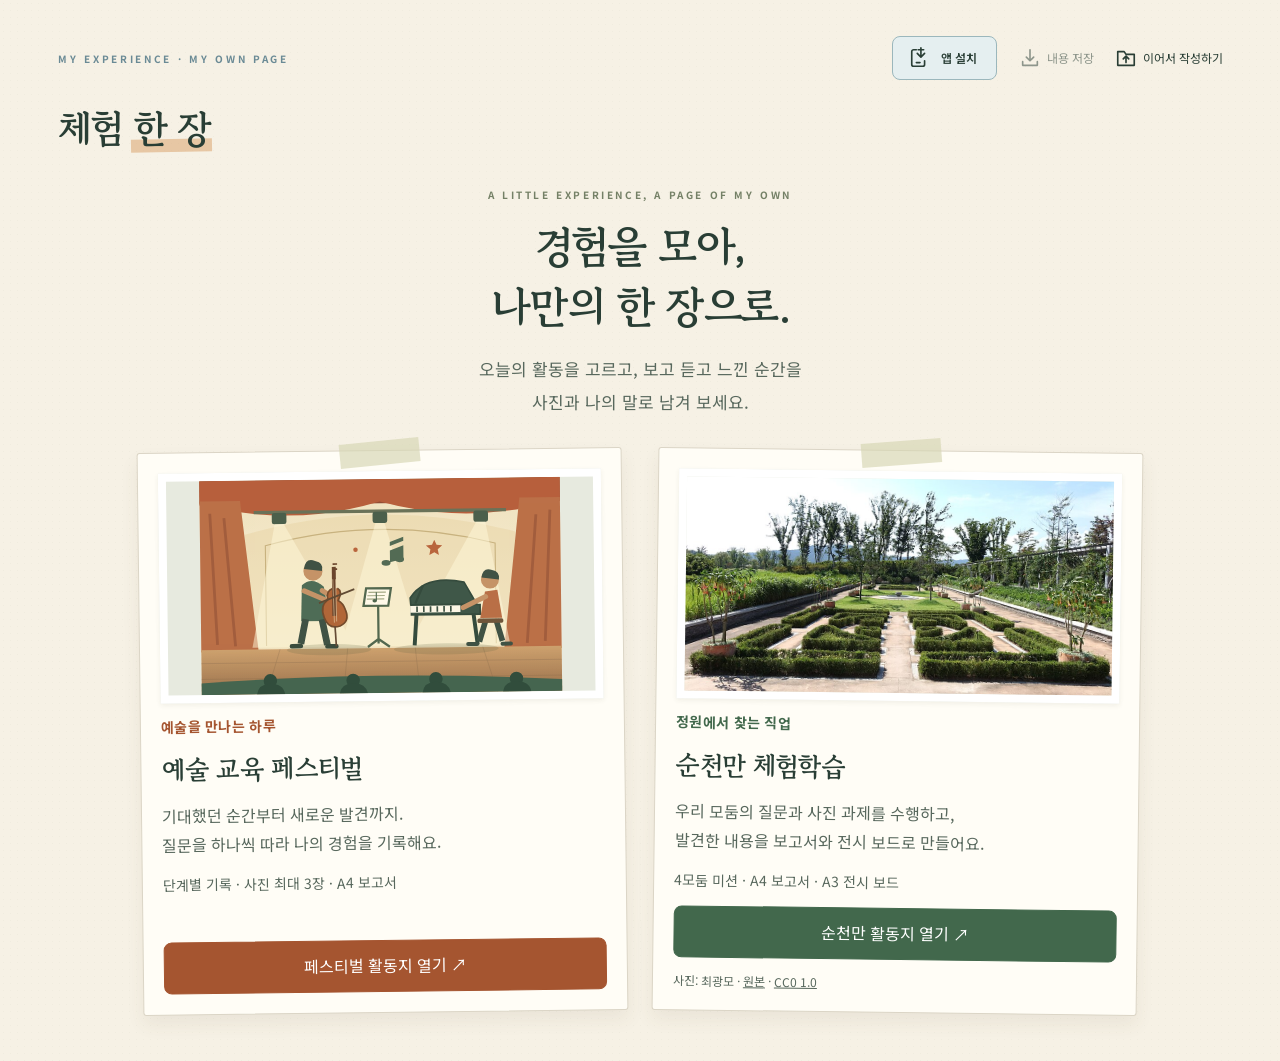
<file: index.html>
<!doctype html>
<html lang="ko">
<head>
<meta charset="UTF-8"><meta name="viewport" content="width=device-width,initial-scale=1,viewport-fit=cover">
<link rel="manifest" href="manifest.webmanifest"><link rel="apple-touch-icon" href="assets/app-icon-180.png"><meta name="apple-mobile-web-app-capable" content="yes"><meta name="apple-mobile-web-app-title" content="체험 한 장"><meta name="apple-mobile-web-app-status-bar-style" content="default">
<meta name="theme-color" content="#245b70"><meta name="description" content="활동을 고르고, 경험을 사진과 나의 말로 남기는 체험 한 장">
<title>체험 한 장</title><link rel="stylesheet" href="style.css"><link rel="stylesheet" href="activity.css"><link rel="stylesheet" href="postit-theme.css"><link rel="stylesheet" href="report.css"><link rel="stylesheet" href="mobile.css"><link rel="stylesheet" href="collage.css?v=20261030-direct-select11"><script defer src="vendor/pdfmake.min.js"></script><script defer src="groups.js"></script><script defer src="vendor/html2canvas.min.js"></script><script defer src="board.js?v=20261030-direct-select11"></script><script defer src="formal.js?v=20261030-direct-select11"></script><script defer src="experience-shell.js?v=20261030-direct-select11"></script><script defer src="festival.js?v=20261030-direct-select11"></script><script defer src="app.js?v=20261030-direct-select11"></script><script defer src="install.js?v=20261030-reflection7"></script>
</head>
<body>
<header class="topbar titlebar"><div class="title-block"><span class="eyebrow">MY EXPERIENCE · MY OWN PAGE</span><h1 class="trip-title">체험 <em>한 장</em></h1></div><div class="top-actions"><button id="install-app" aria-label="앱 설치 안내" title="앱 설치 안내" class="install-button" type="button" aria-haspopup="dialog"><span class="action-icon"><svg viewBox="0 0 24 24" width="22" height="22" fill="none" stroke="currentColor" stroke-width="1.8" stroke-linecap="round" stroke-linejoin="round" aria-hidden="true"><path d="M8 3H5a2 2 0 0 0-2 2v14a2 2 0 0 0 2 2h10a2 2 0 0 0 2-2v-4M10 3h6M13 1v10m-4-4 4 4 4-4M8 17h4"/></svg></span><span class="action-label">앱 설치</span></button><span id="save-state" role="status">이 기기에 자동 저장</span><button data-action="backup" class="quiet" aria-label="작성 내용 저장 (JSON)" title="내용 저장"><span class="action-icon"><svg viewBox="0 0 24 24" width="22" height="22" fill="none" stroke="currentColor" stroke-width="1.8" stroke-linecap="round" stroke-linejoin="round" aria-hidden="true"><path d="M12 3v12m-4-4 4 4 4-4M4 16v4h16v-4"/></svg></span><span class="action-label">내용 저장</span></button><button data-action="restore" class="quiet" aria-label="저장 파일 불러오기" title="이어서 작성하기"><span class="action-icon"><svg viewBox="0 0 24 24" width="22" height="22" fill="none" stroke="currentColor" stroke-width="1.8" stroke-linecap="round" stroke-linejoin="round" aria-hidden="true"><path d="M3 8V5h7l2 3h9v12H3V8Zm9 9V10m-3 3 3-3 3 3"/></svg></span><span class="action-label">이어서 작성하기</span></button></div></header>
<div id="activity-context" class="activity-context" hidden></div>
<nav id="steps" aria-label="활동 순서"></nav>
<main id="app"></main><footer class="footer"><span>체험 한 장</span><span>경험을 모아, 나만의 한 장으로.</span></footer>
<div id="toast" role="status" aria-live="polite"></div>
<dialog id="confirm"><h2 id="confirm-title">프로그램을 바꿀까요?</h2><p>현재 기록을 불러온 내용으로 바꿉니다. 필요한 기록은 먼저 ‘내용 저장’으로 보관해 주세요.</p><div class="dialog-actions"><button data-action="cancel-change">취소</button><button data-action="confirm-change" class="primary">바꾸기</button></div></dialog>
<dialog id="install-guide" aria-labelledby="install-title"><div class="dialog-head"><div><span class="eyebrow">TAKE YOUR FIELD NOTES WITH YOU</span><h2 id="install-title">홈 화면에서 바로 시작해요</h2></div><button id="close-install" type="button" class="icon-button" aria-label="설치 안내 닫기">✕</button></div><p class="muted">홈 화면에 추가하면 바탕화면의 아이콘을 눌러 미션활동지를 바로 열 수 있어요.</p><p id="install-status" class="install-status" role="status" hidden></p><div id="native-install-wrap" hidden><button id="native-install" type="button" class="primary">이 기기에 설치하기 ↓</button></div><section class="install-method" id="install-ios"><h3><span>01</span> 아이폰 · 아이패드</h3><ol><li><strong>Safari</strong>에서 이 활동지를 엽니다.</li><li>브라우저의 <strong>공유 버튼(□↑)</strong>을 누릅니다.</li><li><strong>홈 화면에 추가</strong>를 선택한 뒤 <strong>추가</strong>를 누릅니다.</li></ol></section><section class="install-method" id="install-android"><h3><span>02</span> 안드로이드</h3><ol><li><strong>Chrome</strong>에서 이 활동지를 엽니다.</li><li>오른쪽 위 <strong>더보기(⋮)</strong>를 누릅니다.</li><li><strong>홈 화면에 추가</strong> 또는 <strong>앱 설치</strong>를 선택하고 안내에 따라 추가합니다.</li></ol><p class="help">삼성 인터넷에서도 메뉴의 ‘홈 화면에 추가’를 이용할 수 있어요. 메뉴 이름은 브라우저에 따라 다를 수 있습니다.</p></section><section class="install-method" id="install-desktop"><h3><span>03</span> 컴퓨터</h3><p>Chrome·Edge의 주소창에 설치 아이콘이 보이면 눌러 설치하세요. 설치 메뉴가 없으면 즐겨찾기로 저장해도 됩니다.</p></section><p class="help install-tip">카카오톡 등 앱 안에서 열었다면 메뉴에서 ‘다른 브라우저로 열기’를 선택한 후 추가해 주세요.</p><p id="install-local-note" class="help" hidden>현재 주소는 컴퓨터의 로컬 미리보기입니다. 스마트폰에는 배포한 사이트 주소를 열어 추가해 주세요.</p><p class="help">작성 내용은 사용하는 기기에 저장됩니다. 설치만으로 다른 기기와 기록이 동기화되지는 않아요.</p><div class="dialog-actions"><button id="done-install" type="button" class="primary">알겠어요</button></div></dialog>
<input id="file-import" type="file" accept=".json,application/json" hidden>
<dialog id="board-help" aria-labelledby="board-help-title"><div class="dialog-head"><h2 id="board-help-title">보고서 꾸미기 도움말</h2><button type="button" data-action="close-board-help" class="icon-button" aria-label="도움말 닫기">✕</button></div><ul class="help-list"><li>포스트잇이나 스티커를 직접 눌러 고른 뒤 개별 도구의 ‘이동’을 누르고 ✥ 핸들로 옮겨요.</li><li>카드를 고른 뒤 ‘크기’·‘회전’ 핸들이나 접힌 상세 설정을 열어 조절해요.</li><li>‘배치 다시 정리’를 누르면 선택한 글과 사진이 새 구성으로 배치돼요. 전시 보드는 A3 한 장입니다. 글 넘침을 확인해 주세요.</li><li>도형 스티커를 선택해 옮기거나 ‘선택한 스티커 삭제’로 지워요. 되돌리기도 가능해요.</li><li>화면이 작으면 ‘확대 보기’로 편집하세요.</li><li>PDF에는 꾸민 모습이 그대로 담겨요. 글이 넘치면 자동 정리하거나 카드를 크게 해 주세요.</li></ul></dialog>
<dialog id="note-menu" aria-labelledby="note-menu-title"><div class="dialog-head"><h2 id="note-menu-title">포스트잇 설정</h2><button type="button" data-action="close-note-menu" aria-label="포스트잇 설정 닫기">✕</button></div><div id="note-menu-actions"></div></dialog>
<dialog id="sticker-picker" aria-labelledby="sticker-picker-title"><div class="dialog-head"><h2 id="sticker-picker-title">스티커 고르기</h2><button type="button" data-action="close-stickers" class="icon-button" aria-label="스티커 창 닫기">✕</button></div><div class="sticker-palette" id="sticker-picker-items"></div></dialog>
<dialog id="formal-help" aria-labelledby="formal-help-title"><div class="dialog-head"><h2 id="formal-help-title">체험학습 보고서</h2><button type="button" data-action="close-formal-help" class="icon-button" aria-label="보고서 도움말 닫기">✕</button></div><p>답변과 사진을 확인하고, 필요한 부분은 ‘보고서 기록 고치기’에서 수정하세요.</p><p>마지막 소감을 적은 뒤 PDF로 저장하세요.</p></dialog>
<noscript>이 앱을 사용하려면 브라우저의 JavaScript를 켜 주세요.</noscript>
</body></html>
</file>
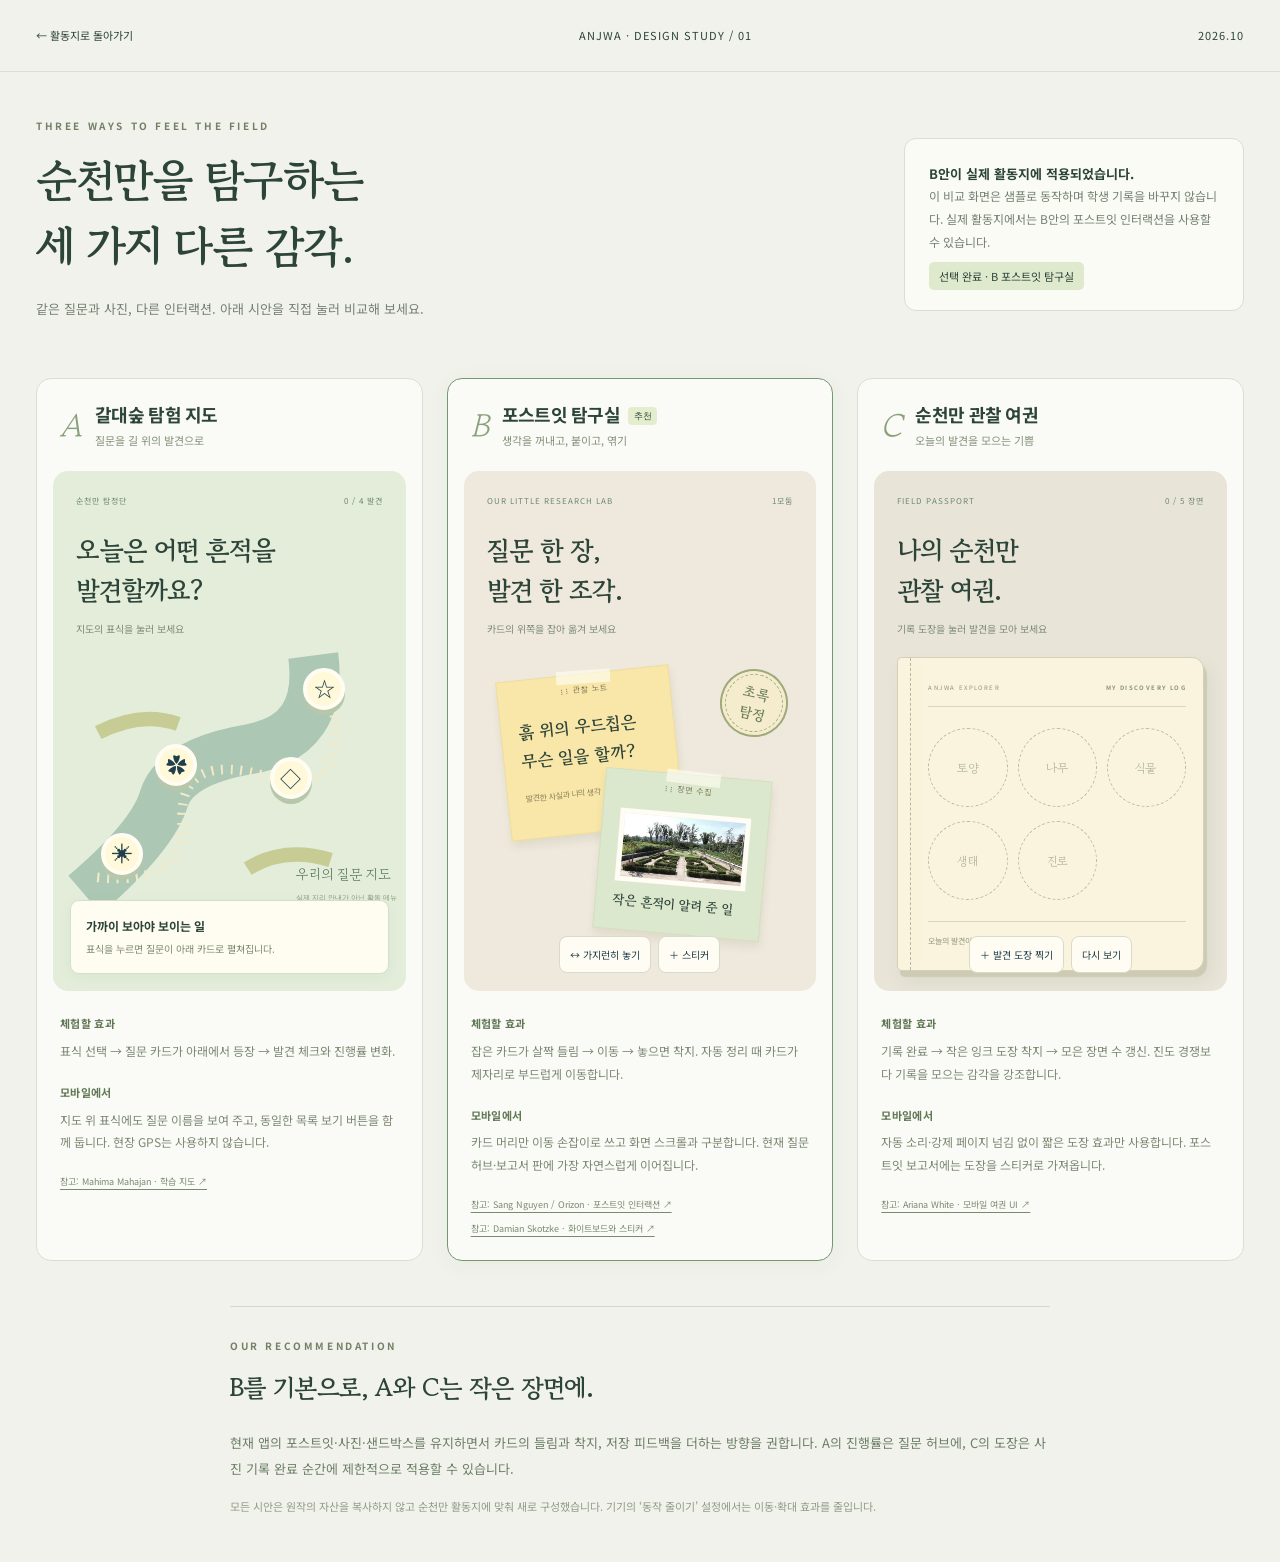
<file: designs/index.html>
<!doctype html><html lang="ko"><head><meta charset="utf-8"><meta name="viewport" content="width=device-width,initial-scale=1"><title>순천만 · UX 디자인 3가지 제안</title><link rel="stylesheet" href="../style.css"><link rel="stylesheet" href="concepts.css"><script defer src="concepts.js"></script></head><body>
<header class="studio-top"><a href="../">← 활동지로 돌아가기</a><span>ANJWA · DESIGN STUDY / 01</span><span>2026.10</span></header>
<main class="studio-main"><div class="studio-heading"><div><span class="eyebrow">THREE WAYS TO FEEL THE FIELD</span><h1>순천만을 탐구하는<br>세 가지 다른 감각.</h1><p>같은 질문과 사진, 다른 인터랙션. 아래 시안을 직접 눌러 비교해 보세요.</p></div><div class="studio-note"><strong>B안이 실제 활동지에 적용되었습니다.</strong><p>이 비교 화면은 샘플로 동작하며 학생 기록을 바꾸지 않습니다. 실제 활동지에서는 B안의 포스트잇 인터랙션을 사용할 수 있습니다.</p><span class="recommend">선택 완료 · B 포스트잇 탐구실</span></div></div>
<div class="concept-grid">
<section class="concept" id="concept-a"><header class="concept-title"><span>A</span><div><h2>갈대숲 탐험 지도</h2><p>질문을 길 위의 발견으로</p></div></header><div class="demo demo-map"><div class="demo-top"><span>순천만 탐정단</span><span id="map-progress">0 / 4 발견</span></div><h3>오늘은 어떤 흔적을<br>발견할까요?</h3><p class="mini-help">지도의 표식을 눌러 보세요</p><div class="marsh-map"><svg viewBox="0 0 300 280" aria-hidden="true"><path d="M0 260Q70 200 82 161T171 109T237 12" stroke="#adc7b5" stroke-width="52" fill="none"/><path d="M13 242Q103 252 101 181T192 138T251 32" stroke="#f4eac7" stroke-width="10" stroke-dasharray="2 8" fill="none"/><path d="M14 92q44-23 83-9M169 233q38-24 86-9" stroke="#c7cc94" stroke-width="15" fill="none"/></svg><button class="map-pin pin-a" data-pin="토양 관리" aria-label="토양 관리 질문 열기">✳</button><button class="map-pin pin-b" data-pin="식물 배치" aria-label="식물 배치 질문 열기">✿</button><button class="map-pin pin-c" data-pin="나무 치료" aria-label="나무 치료 질문 열기">◇</button><button class="map-pin pin-d" data-pin="나와 직업" aria-label="나와 직업 질문 열기">☆</button><span class="map-place">우리의 질문 지도<br><small>실제 지리 안내가 아닌 활동 메뉴</small></span></div><div class="map-note" id="map-note"><strong>가까이 보아야 보이는 일</strong><p>표식을 누르면 질문이 아래 카드로 펼쳐집니다.</p></div></div><div class="concept-copy"><h3>체험할 효과</h3><p>표식 선택 → 질문 카드가 아래에서 등장 → 발견 체크와 진행률 변화.</p><h3>모바일에서</h3><p>지도 위 표식에도 질문 이름을 보여 주고, 동일한 목록 보기 버튼을 함께 둡니다. 현장 GPS는 사용하지 않습니다.</p><a href="https://dribbble.com/shots/27331734-Kids-Bank-App-Onboarding-Gamified-Learning-Map" target="_blank" rel="noopener">참고: Mahima Mahajan · 학습 지도 ↗</a></div></section>
<section class="concept recommended" id="concept-b"><header class="concept-title"><span>B</span><div><h2>포스트잇 탐구실 <small>추천</small></h2><p>생각을 꺼내고, 붙이고, 엮기</p></div></header><div class="demo demo-notes"><div class="demo-top"><span>OUR LITTLE RESEARCH LAB</span><span>1모둠</span></div><h3>질문 한 장,<br>발견 한 조각.</h3><p class="mini-help">카드의 위쪽을 잡아 옮겨 보세요</p><div class="mini-canvas" id="mini-canvas"><article class="mini-note yellow" style="left:16px;top:24px;transform:rotate(-6deg)" data-mini-note="0"><button class="mini-handle" aria-label="토양 관리 카드 이동">⋮⋮ 관찰 노트</button><strong>흙 위의 우드칩은<br>무슨 일을 할까?</strong><span>발견한 사실과 나의 생각 ↗</span></article><article class="mini-note mint" style="left:112px;top:125px;transform:rotate(5deg)" data-mini-note="1"><button class="mini-handle" aria-label="사진 카드 이동">⋮⋮ 장면 수집</button><div class="mini-photo"></div><strong>작은 흔적이 알려 준 일</strong></article><span class="sample-seal">초록<br>탐정</span></div><div class="mini-tools"><button id="mini-arrange">↔ 가지런히 놓기</button><button id="mini-sticker">＋ 스티커</button></div></div><div class="concept-copy"><h3>체험할 효과</h3><p>잡은 카드가 살짝 들림 → 이동 → 놓으면 착지. 자동 정리 때 카드가 제자리로 부드럽게 이동합니다.</p><h3>모바일에서</h3><p>카드 머리만 이동 손잡이로 쓰고 화면 스크롤과 구분합니다. 현재 질문 허브·보고서 판에 가장 자연스럽게 이어집니다.</p><a href="https://dribbble.com/shots/11285069--23-Sticky-Notes-Interaction" target="_blank" rel="noopener">참고: Sang Nguyen / Orizon · 포스트잇 인터랙션 ↗</a><a href="https://dribbble.com/shots/24968356-Minimal-Whiteboard-Sticky-Notes" target="_blank" rel="noopener">참고: Damian Skotzke · 화이트보드와 스티커 ↗</a></div></section>
<section class="concept" id="concept-c"><header class="concept-title"><span>C</span><div><h2>순천만 관찰 여권</h2><p>오늘의 발견을 모으는 기쁨</p></div></header><div class="demo demo-passport"><div class="demo-top"><span>FIELD PASSPORT</span><span id="stamp-progress">0 / 5 장면</span></div><h3>나의 순천만<br>관찰 여권.</h3><p class="mini-help">기록 도장을 눌러 발견을 모아 보세요</p><div class="passport-book"><div class="passport-spine"></div><div class="passport-head"><span>ANJWA EXPLORER</span><b>MY DISCOVERY LOG</b></div><div class="stamp-grid" id="stamp-grid"><span class="stamp-empty">토양</span><span class="stamp-empty">나무</span><span class="stamp-empty">식물</span><span class="stamp-empty">생태</span><span class="stamp-empty">진로</span></div><div class="passport-line">오늘의 발견이 나의 다음 질문이 된다.</div></div><div class="mini-tools"><button id="stamp-add">＋ 발견 도장 찍기</button><button id="stamp-reset">다시 보기</button></div></div><div class="concept-copy"><h3>체험할 효과</h3><p>기록 완료 → 작은 잉크 도장 착지 → 모은 장면 수 갱신. 진도 경쟁보다 기록을 모으는 감각을 강조합니다.</p><h3>모바일에서</h3><p>자동 소리·강제 페이지 넘김 없이 짧은 도장 효과만 사용합니다. 포스트잇 보고서에는 도장을 스티커로 가져옵니다.</p><a href="https://dribbble.com/shots/22161244-Global-Mobile-Passport-UI" target="_blank" rel="noopener">참고: Ariana White · 모바일 여권 UI ↗</a></div></section>
</div>
<section class="studio-verdict"><span class="eyebrow">OUR RECOMMENDATION</span><h2>B를 기본으로, A와 C는 작은 장면에.</h2><p>현재 앱의 포스트잇·사진·샌드박스를 유지하면서 카드의 들림과 착지, 저장 피드백을 더하는 방향을 권합니다. A의 진행률은 질문 허브에, C의 도장은 사진 기록 완료 순간에 제한적으로 적용할 수 있습니다.</p><p class="small">모든 시안은 원작의 자산을 복사하지 않고 순천만 활동지에 맞춰 새로 구성했습니다. 기기의 ‘동작 줄이기’ 설정에서는 이동·확대 효과를 줄입니다.</p></section>
</main><div id="demo-message" role="status" aria-live="polite"></div></body></html>
</file>
<file: style.css>
@import url('https://fonts.googleapis.com/css2?family=Gowun+Batang:wght@400;700&family=Noto+Sans+KR:wght@400;500;600;700;800&display=swap');
:root{--paper:#f7f6f0;--ink:#203e4b;--green:#245b70;--muted:#74838a;--line:#dce5e5;--lime:#e3ebce;--white:#fffef9;--serif:'Gowun Batang',serif}*{box-sizing:border-box}body{margin:0;background:var(--paper);color:var(--ink);font-family:'Noto Sans KR',sans-serif;font-size:14px;line-height:1.7}button,input,textarea,select{font:inherit}button,a,input,textarea,select{-webkit-tap-highlight-color:transparent}button{cursor:pointer;border:1px solid var(--line);border-radius:8px;background:var(--white);color:var(--ink);padding:10px 16px;transition:background .15s,transform .15s}button:hover{background:#e7f0f1}button:active{transform:translateY(1px)}button:disabled{opacity:.5;cursor:not-allowed}a{color:inherit}button:focus-visible,a:focus-visible{outline:3px solid #92ad6c;outline-offset:3px}.primary{background:var(--green);color:white;border-color:var(--green)}.primary:hover{background:#19485c}.quiet{border:0;background:transparent;padding:8px}.topbar{max-width:1240px;margin:auto;padding:25px 38px;display:flex;justify-content:space-between;align-items:center;gap:18px}.brand{text-decoration:none;display:flex;align-items:center;gap:10px;font-family:var(--serif);font-size:26px;font-weight:700;white-space:nowrap}.brand-icon{font:42px serif;color:var(--green)}.brand small{font:12px 'Noto Sans KR',sans-serif;margin-left:10px;color:var(--muted)}.top-actions{display:flex;align-items:center;gap:14px;font-size:12px}#save-state{color:var(--muted);font-size:11px}#steps{max-width:1164px;margin:0 auto;border-top:1px solid var(--line);border-bottom:1px solid var(--line);display:flex;padding:12px 0;gap:12px}#steps button{background:none;border:0;flex:1;color:var(--muted);border-radius:5px;text-align:left;padding:10px 16px}#steps button.active{background:var(--green);color:white}#steps .num{font-size:11px;margin-right:14px;opacity:.7}main{max-width:1164px;margin:42px auto 70px;min-height:60vh}.eyebrow{display:block;font-size:10px;letter-spacing:2.6px;font-weight:700;color:#748066;margin-bottom:12px}h1,h2,h3,p{margin-top:0}h1{font-family:var(--serif);font-size:46px;line-height:1.35;letter-spacing:-1.8px;margin-bottom:20px}h2{font-size:24px;letter-spacing:-1px;line-height:1.5}h3{font-size:17px;letter-spacing:-.5px}.muted{color:var(--muted)}.help{font-size:12px;color:var(--muted);margin:8px 0 0}.hero{display:grid;grid-template-columns:1.2fr 1fr;min-height:340px;border-bottom:1px solid var(--line);gap:30px;padding:16px 0 38px}.hero-copy{padding:10px 15px 10px 0}.hero p{max-width:460px;line-height:1.9;color:var(--muted)}.hero-art{position:relative;overflow:hidden;min-height:290px;display:grid;place-items:center;background:#e9eddf;border-radius:120px 120px 12px 12px}.hero-art svg{width:100%;height:100%;position:absolute;inset:0}.art-label{position:absolute;bottom:18px;right:23px;font-size:9px;letter-spacing:2px;color:#667d56}.hero-tags{display:flex;gap:9px;flex-wrap:wrap;margin:24px 0}.pill{display:inline-block;border:1px solid var(--line);border-radius:30px;padding:4px 12px;font-size:11px;color:#58747f}.section-top{display:flex;justify-content:space-between;align-items:center;gap:20px;margin:30px 0 20px}.section-top h2{margin:0}.section-top p{margin:3px 0 0;font-size:12px;color:var(--muted)}.cards{display:grid;grid-template-columns:1fr 1fr;gap:20px}.program-card{position:relative;padding:26px;background:var(--white);border:1px solid var(--line);border-radius:12px;display:flex;flex-direction:column;align-items:flex-start;min-height:252px}.program-card.selected{border-color:var(--green);box-shadow:inset 0 0 0 1px var(--green)}.program-card h3{font-family:var(--serif);font-size:25px;margin:13px 0 10px}.program-card p{color:var(--muted);font-size:13px;max-width:380px}.program-card .card-bottom{margin-top:auto;width:100%;display:flex;align-items:center;justify-content:space-between}.tag{font-size:10px;padding:4px 9px;background:#e4eff0;color:#38697b;border-radius:4px}.tag.orange{background:#f5e9da;color:#916c3f}.card-index{position:absolute;right:25px;top:22px;font-family:var(--serif);color:#d0d7c8;font-size:32px}.guide-strip{display:flex;gap:14px;align-items:center;padding:19px 23px;background:#e7f0f0;border-radius:8px;margin-top:24px;font-size:12px;color:#58684c}.guide-strip strong{white-space:nowrap}.footer{max-width:1164px;margin:auto;padding:23px 0;border-top:1px solid var(--line);display:flex;align-items:center;justify-content:space-between;color:var(--muted);font-size:11px}.footer>span:first-child{font-size:9px;letter-spacing:2px}.page-heading{display:flex;justify-content:space-between;align-items:center;gap:20px;margin-bottom:28px}.page-heading h1{font-size:35px;margin:0 0 10px}.page-heading p{margin-bottom:0;color:var(--muted);font-size:13px}.panel{border:1px solid var(--line);background:var(--white);border-radius:12px;padding:28px;margin:20px 0}.panel h2{font-size:19px}.fields{display:grid;grid-template-columns:repeat(3,1fr);gap:18px}label{display:block;font-size:12px;font-weight:600}input,select,textarea{display:block;width:100%;padding:12px 13px;border:1px solid var(--line);border-radius:7px;background:white;color:var(--ink);margin-top:7px;outline:none}textarea{resize:vertical;min-height:95px;line-height:1.8}input:focus,textarea:focus,select:focus{border-color:#6297a5;box-shadow:0 0 0 3px #e3f0f2}.question{margin:22px 0}.question:last-child{margin-bottom:0}.question label{font-size:14px}.question label span{font-family:var(--serif);color:#8e9e7b;margin-right:12px}.bottom-nav{display:flex;justify-content:space-between;margin-top:28px;gap:12px}.mission-layout{display:grid;grid-template-columns:265px 1fr;gap:28px}.mission-menu{position:sticky;top:18px;align-self:start}.mission-menu button{width:100%;text-align:left;display:flex;gap:12px;margin-bottom:10px;align-items:center;padding:15px}.mission-menu button.active{border-color:var(--green);background:#e7f0f1}.mission-menu small{display:block;color:var(--muted);font-size:10px}.mission-number{font:22px var(--serif);color:#81936f}.progress{height:5px;background:#e2e7da;border-radius:10px;margin:12px 0}.progress div{background:#5b98aa;height:100%;border-radius:10px}.mission-content .panel{margin-top:0}.mission-brief{background:#e9f1f0;border-left:3px solid #6d9ca8;padding:17px 20px;font-size:13px;margin-bottom:24px}.mission-brief p{margin:6px 0 0}.mission-brief strong{font-size:11px}.photos{display:grid;grid-template-columns:repeat(3,1fr);gap:12px}.photo{border:1px dashed #cbd4c1;border-radius:8px;padding:10px;min-width:0}.photo img{width:100%;height:140px;object-fit:contain;background:#f0f1e9;border-radius:4px}.photo textarea{min-height:85px;font-size:12px}.photo label{font-size:11px}.upload{cursor:pointer;display:grid;place-items:center;min-height:110px;text-align:center;color:var(--muted);background:#f3f5ec}.upload b{font-size:25px;font-weight:400;display:block}.upload input{width:100%;font-size:10px;border:0;background:none;padding:6px}.checkline{display:flex;align-items:center;gap:10px;font-size:13px;margin-top:24px}.checkline input{width:18px;height:18px;margin:0;accent-color:var(--green)}.report{max-width:840px;margin:20px auto;background:white;padding:60px;border:1px solid var(--line);box-shadow:0 10px 30px #203e4b08;color:#243a2d}.report-header{border-top:4px solid var(--green);padding-top:25px;margin-bottom:28px}.report h1{font-size:30px;margin:10px 0 14px}.report h2{font-size:19px;border-bottom:1px solid var(--line);padding-bottom:9px;margin:35px 0 18px}.report h3{font-size:15px;margin:22px 0 10px}.report-meta{display:grid;grid-template-columns:1fr 1fr;font-size:12px;gap:7px}.answer{white-space:pre-wrap;overflow-wrap:anywhere;font-size:13px;line-height:1.9;margin:8px 0 20px}.report-question{font-size:12px;color:#647357;margin-bottom:3px}.empty{color:#9a9e95}.report-photo{margin:15px 0;break-inside:avoid}.report-photo img{max-width:100%;max-height:270px;object-fit:contain}.report-photo figcaption{font-size:12px;white-space:pre-wrap;overflow-wrap:anywhere}.report-footer{border-top:1px solid var(--line);margin-top:30px;padding-top:12px;font-size:10px;color:var(--muted)}.report-note{padding:14px 18px;background:#e7f0f0;border-radius:8px;font-size:12px}.report-actions{display:flex;gap:10px;flex-wrap:wrap}.icon-button{padding:5px 10px}dialog{width:min(820px,94vw);border:1px solid var(--line);border-radius:14px;padding:30px;color:var(--ink);background:var(--paper);max-height:90vh}dialog::backdrop{background:#1e382b77;backdrop-filter:blur(3px)}.dialog-head{display:flex;align-items:flex-start;justify-content:space-between}.dialog-head h2{font-size:23px}.dialog-actions{display:flex;justify-content:flex-end;gap:10px;margin-top:20px}.editor-mission{background:white;border:1px solid var(--line);padding:18px;border-radius:9px;margin:16px 0}.editor-mission .fields{grid-template-columns:1fr 1fr}.editor-mission .section-top{margin:0 0 10px}.share-box{border-top:1px solid var(--line);padding-top:22px;margin-top:25px}.share-box button{margin:10px 5px 0 0}.share-box textarea{font-size:11px}.share-box textarea:read-only{background:#eef0e8}#confirm{max-width:440px}#toast{position:fixed;bottom:24px;left:50%;transform:translateX(-50%);background:#203e4b;color:white;border-radius:9px;padding:13px 23px;z-index:10;display:none;max-width:90vw;font-size:13px}#toast.show{display:block} .screen-only{} .status-text{font-size:11px;color:var(--muted)}
@media(max-width:900px){.topbar{padding:20px}.top-actions{gap:5px}#save-state{display:none}#steps,main,.footer{margin-left:20px;margin-right:20px}.hero{grid-template-columns:1.1fr 1fr}h1{font-size:37px}.mission-layout{grid-template-columns:215px 1fr;gap:18px}.photos{grid-template-columns:1fr}.photo{display:block}.photo img{height:200px}.fields{grid-template-columns:1fr 1fr}.report{padding:35px}}
@media(max-width:600px){body{font-size:13px}.brand{font-size:23px}.brand small{display:block;margin:0;font-size:9px}.brand-icon{font-size:34px}.topbar{gap:4px;padding:16px}.top-actions{font-size:10px}.top-actions button{padding:7px}#steps{gap:3px;margin:0 16px;padding:8px 0}#steps button{font-size:11px;padding:10px 6px;text-align:center}#steps .num{display:block;margin:0 0 2px;font-size:9px}main{margin:25px 16px 45px}.hero{display:block;padding:5px 0 25px}.hero-copy{padding:0}.hero h1{font-size:37px}.hero-art{min-height:185px;border-radius:90px 90px 8px 8px;margin-top:20px}.hero-tags{margin:18px 0}.cards{grid-template-columns:1fr}.section-top{align-items:flex-start}.section-top h2{font-size:20px}.section-top button{padding:8px 10px;font-size:11px}.program-card{min-height:230px;padding:22px}.guide-strip{align-items:flex-start;font-size:11px;padding:16px}.footer{margin:0 16px;flex-wrap:wrap;gap:12px}.footer>span:nth-child(2){display:none}.page-heading{display:block}.page-heading h1{font-size:29px}.page-heading>button,.page-heading>.report-actions{margin-top:15px}.panel{padding:20px}.fields{grid-template-columns:1fr 1fr;gap:12px}.fields label{font-size:11px}.fields input{padding:10px}.mission-layout{display:block}.mission-menu{position:static;display:grid;grid-template-columns:1fr 1fr;gap:8px;margin-bottom:18px}.mission-menu>p,.mission-menu>.progress{grid-column:1/-1;margin:0}.mission-menu button{font-size:11px;padding:11px;margin:0}.mission-menu small{font-size:9px}.mission-number{font-size:18px}.report{padding:23px}.report h1{font-size:25px}.report-meta{grid-template-columns:1fr}.editor-mission .fields{grid-template-columns:1fr}dialog{padding:20px}.dialog-head h2{font-size:20px}}
@page{size:A4;margin:16mm 16mm 18mm}@media print{html,body{background:white!important;font-size:11pt;-webkit-print-color-adjust:exact;print-color-adjust:exact}.topbar,#steps,.footer,.page-heading,.report-note,.bottom-nav,dialog,#toast{display:none!important}main{margin:0!important;max-width:none!important}.report{border:0;box-shadow:none;padding:0;margin:0;max-width:none}.report-header{break-inside:avoid}.report h2,.report h3,.report-question{break-after:avoid}.answer{orphans:3;widows:3}.report-photo{break-inside:avoid}.report-photo img{max-height:75mm}.report-meta{grid-template-columns:1fr 1fr}.report-footer{margin-top:15px}}

.reference-photo{margin:20px 0 24px;background:#eef1e6;border:1px solid var(--line);padding:12px;border-radius:10px}.reference-photo>.tag{margin-bottom:10px}.reference-photo img{display:block;width:100%;max-height:330px;object-fit:contain;border-radius:6px;background:#e3e9d9}.reference-photo figcaption{font-size:12px;line-height:1.7;margin-top:10px}.reference-photo figcaption small{display:block;color:var(--muted);font-size:10px;margin-top:4px}.editor-reference .reference-photo img{max-height:190px}.editor-reference{border-top:1px solid var(--line);margin-top:18px;padding-top:15px}@media(max-width:600px){input,textarea,select{font-size:16px}.reference-photo{padding:10px}.reference-photo img{max-height:280px}.report-photo{margin-left:0;margin-right:0}.mission-menu button{min-height:66px}}@media print{main>.panel{display:none}}

h1{text-wrap:balance}@media(max-width:600px){button{min-height:44px}.quiet{min-height:40px}.top-actions button{min-height:44px}}

/* Yeosu field trip identity */
.brand small{display:block;margin:0;font-size:11px;letter-spacing:1px}.brand-icon{font-size:50px;line-height:1;color:#4b91a5}.brand{font-size:23px;line-height:1.5}.hero{padding-top:22px;gap:38px}.hero-copy>.eyebrow{color:#64848f}.trip-title{font-size:43px;line-height:1.45;letter-spacing:-2px}.trip-title>span{font-size:32px;color:#5a7d88}.trip-title em{font-style:normal;white-space:nowrap;position:relative;z-index:0}.trip-title em:after{content:'';position:absolute;bottom:3px;left:-2px;right:-2px;height:13px;background:#e7ca91;opacity:.65;z-index:-1;transform:rotate(-1deg)}.hero-art{background:#e4eff0;border-radius:135px 135px 18px 18px;min-height:330px;box-shadow:inset 0 0 0 1px #dbe7e6}.art-label{color:#e9f3f1;font-size:8px;bottom:12px;left:24px}.travel-stamp{position:absolute;right:22px;top:20px;border:1px solid #7696a0;border-radius:50%;width:94px;height:94px;display:flex;flex-direction:column;justify-content:center;align-items:center;font:13px var(--serif);line-height:1.55;transform:rotate(12deg);color:#305d70;background:#fbfaf0dc;outline:1px dashed #9aafb3;outline-offset:-6px}.travel-stamp small{font:6px sans-serif;letter-spacing:1px;margin-top:4px}.report .report-trip-title{font-size:27px;line-height:1.5;max-width:580px}.reference-photo{padding:0;border:0;overflow:hidden;background:transparent}.reference-photo img{border-radius:10px}.hero-tags .pill{background:#fffdf8}.page-heading .eyebrow{color:#5a8391}
@media(max-width:600px){.brand{font-size:20px}.brand small{font-size:9px;letter-spacing:0}.brand-icon{font-size:41px}.hero{padding-top:3px}.trip-title{font-size:33px!important;line-height:1.5;letter-spacing:-1.7px;text-wrap:initial}.trip-title>span{font-size:27px}.hero-art{min-height:235px;margin-top:25px;border-radius:90px 90px 14px 14px}.travel-stamp{width:76px;height:76px;font-size:11px;right:14px;top:12px}.travel-stamp small{font-size:5px}.hero p{font-size:13px}.report .report-trip-title{font-size:24px}.hero-copy{padding-right:0}}

/* Illustrated Yeosu travel postcard */
.hero-art{isolation:isolate;min-height:350px;border-radius:110px 110px 18px 18px;background:#e2eeea;border:1px solid #d5e2dd;box-shadow:0 12px 26px #315d6908}.hero-art .yeosu-postcard{position:absolute;inset:0;width:100%;height:100%;object-fit:cover;object-position:center}.travel-stamp{top:19px;right:18px;background:#faf8edf2;box-shadow:0 3px 9px #345b6610;outline-color:#8caaac;border-color:#88a3a5}.art-label{left:auto;right:16px;bottom:16px;color:#365b67;background:#fbf8ebed;border:1px solid #f3efdc;padding:9px 13px 8px;border-radius:4px;font:11px var(--serif);letter-spacing:0;line-height:1.55;box-shadow:0 2px 8px #315d690c;transform:rotate(-2deg)}.art-label small{display:block;font:6px sans-serif;letter-spacing:1.3px;margin-top:4px;color:#6a8790}.art-label i{display:inline-block;width:5px;height:5px;background:#cd8c70;border-radius:50%;vertical-align:middle;margin-right:7px}
@media(max-width:600px){.hero-art{min-height:265px;border-radius:85px 85px 14px 14px}.travel-stamp{width:72px;height:72px;top:13px;right:12px}.art-label{right:12px;bottom:12px;padding:8px 10px;font-size:10px}.art-label small{font-size:5px;letter-spacing:1px}}
.hero-art{aspect-ratio:760/500}
.hero-art{width:100%;min-width:0}
/* Home-screen installation */
[hidden]{display:none!important}.install-button{border-color:#9bb7bc;background:#e5eff0;font-size:12px;font-weight:600;white-space:nowrap}.install-button>span{margin-right:4px}#install-guide{max-width:560px}#install-guide h2{font-size:23px}#install-guide .muted{font-size:13px}.install-method{border:1px solid var(--line);border-radius:10px;padding:17px 19px;background:var(--white);margin-top:13px}.install-method h3{font-size:15px;margin:0 0 8px}.install-method h3>span{color:#7199a4;font-size:11px;margin-right:10px}.install-method ol{padding-left:20px;font-size:13px;margin:0;line-height:1.95}.install-method p{font-size:12px;margin-bottom:0}.recommended-device{border-color:#8aafb9;background:#edf4f3}.install-tip{margin-top:20px}.install-status{padding:14px;background:#e2eeee;border-radius:8px;font-size:13px}#native-install-wrap{margin:16px 0}#native-install{width:100%}
@media(max-width:600px){.topbar{flex-wrap:wrap;gap:12px}.top-actions{width:100%;display:grid;grid-template-columns:1fr 1fr 1fr;gap:5px}.top-actions>button{font-size:11px;padding:8px 4px}.top-actions>.install-button{padding:8px 4px}.install-method{padding:15px}#install-guide h2{font-size:21px}}
/* Keep title and utility actions together on phones. */
@media(max-width:600px){
 .topbar{display:grid;grid-template-columns:minmax(114px,1fr) minmax(0,1.6fr);gap:8px;padding:15px 12px;align-items:center}
 .brand{font-size:16px;gap:5px;line-height:1.5;min-width:0}
 .brand-icon{font-size:29px;flex:none}
 .brand small{font-size:8px;letter-spacing:0}
 .top-actions{width:auto;min-width:0;grid-template-columns:.85fr 1fr 1.15fr;gap:3px;align-items:center}
 .top-actions>button,.top-actions>.install-button{font-size:10px;line-height:1.4;min-width:0;padding:7px 2px;min-height:40px;letter-spacing:-.4px;white-space:normal;word-break:keep-all;border-radius:6px}
 .install-button>span{margin-right:1px}
}

/* One activity: title, welcome and a direct start. */
.titlebar{max-width:1240px;display:grid;grid-template-columns:minmax(0,1fr) auto;align-items:center;gap:30px;padding:36px 38px 27px}.title-block{min-width:0}.title-block .eyebrow{font-size:10px;letter-spacing:2.7px;margin-bottom:17px;color:#6a8a95}.title-block .trip-title{font-size:38px;line-height:1.5;margin:0;text-wrap:initial}.title-block .trip-title>span{font-size:29px}.titlebar .top-actions{display:flex;width:auto;align-items:center;gap:8px;flex-wrap:wrap;justify-content:flex-end;max-width:380px}.titlebar #save-state{width:100%;text-align:right;order:5}.titlebar .top-actions button{white-space:nowrap;font-size:12px}.home-screen main{margin-top:0;margin-bottom:35px;min-height:0}.welcome-intro{color:var(--muted);font-size:14px;line-height:1.95;margin:0 0 25px}.start-trip{padding:13px 23px;margin-bottom:32px}.welcome>.hero-art{width:100%;min-height:0;aspect-ratio:760/390;border-radius:100px 100px 18px 18px}.welcome .yeosu-postcard{object-position:center 38%}.home-screen .footer{display:none}.home-screen .titlebar{padding-bottom:20px}.home-screen .travel-stamp{top:24px;right:24px}
@media(min-width:901px){.welcome{max-width:100%}.welcome>.hero-art{max-height:450px}.home-screen main{margin-bottom:30px}}
@media(max-width:900px){.titlebar{padding:28px 20px;gap:18px}.title-block .trip-title{font-size:30px}.title-block .trip-title>span{font-size:25px}.titlebar .top-actions{max-width:240px}.titlebar .top-actions button{font-size:11px}}
@media(max-width:600px){.titlebar{grid-template-columns:minmax(0,1fr) 86px;padding:25px 16px 22px;gap:10px;align-items:center}.title-block .eyebrow{font-size:6px;letter-spacing:1px;line-height:1.6;margin-bottom:13px}.title-block .trip-title{font-size:clamp(21px,5.9vw,25px)!important;line-height:1.7;letter-spacing:-1.1px}.title-block .trip-title>span{font-size:22px}.title-block .trip-title em:after{height:8px;bottom:1px}.titlebar .top-actions{display:grid;grid-template-columns:1fr;gap:3px;max-width:none}.titlebar .top-actions>button{font-size:10px;min-height:36px;padding:7px 3px;letter-spacing:-.4px}.titlebar #save-state{display:none}.home-screen main{margin-top:0;margin-bottom:24px}.welcome-intro{font-size:12px;line-height:1.95;margin-bottom:23px}.start-trip{font-size:13px;margin-bottom:27px;padding:12px 19px}.welcome>.hero-art{aspect-ratio:760/550;min-height:0;border-radius:75px 75px 14px 14px}.home-screen .travel-stamp{top:13px;right:12px}}
@media print{.titlebar{display:none!important}}
.welcome>.hero-art{margin-top:0}
/* Utilities remain horizontal beside the title at every screen size. */
.titlebar .top-actions{display:grid;grid-template-columns:repeat(3,minmax(0,1fr));width:330px;max-width:none;gap:7px;align-items:center}
.titlebar .top-actions>button{width:100%;min-width:0;padding:10px 7px;font-size:12px;white-space:normal;word-break:keep-all;line-height:1.5}
.titlebar #save-state{grid-column:1/-1}
@media(max-width:900px){.titlebar{gap:15px}.titlebar .top-actions{width:245px;gap:5px}.titlebar .top-actions>button{font-size:11px;padding:9px 4px}}
@media(max-width:600px){
 .titlebar{grid-template-columns:minmax(0,1fr) 173px;gap:9px;padding:24px 12px 20px}
 .titlebar .top-actions{width:173px;grid-template-columns:.85fr 1fr 1.2fr;gap:3px;display:grid}
 .titlebar .top-actions>button{font-size:10px;min-height:42px;padding:6px 2px;letter-spacing:-.4px;white-space:normal}
 .title-block .trip-title{font-size:clamp(18px,4.8vw,24px)!important;line-height:1.65;letter-spacing:-.8px}
 .title-block .trip-title>span{font-size:20px}
 .title-block .eyebrow{font-size:5px;letter-spacing:.6px;margin-bottom:10px}
}
@media(max-width:360px){.titlebar{grid-template-columns:minmax(0,1fr) 155px;gap:6px;padding-left:10px;padding-right:10px}.titlebar .top-actions{width:155px;gap:2px}.titlebar .top-actions>button{font-size:9px;letter-spacing:-.5px}.title-block .trip-title{font-size:17px!important}.title-block .trip-title>span{font-size:18px}}
/* Show the whole marsh illustration, including the birds and reeds. */
.welcome>.hero-art{aspect-ratio:760/500;max-height:none}.welcome .yeosu-postcard{object-position:center}
</file>
<file: activity.css>
/* Group selection and independent question hub */
.group-options{display:grid;grid-template-columns:1fr 1fr;gap:12px;margin-top:22px}.group-option{display:flex;align-items:center;gap:12px;border:1px solid var(--line);padding:18px;border-radius:10px;background:white;cursor:pointer;position:relative;transition:transform .15s,background .15s}.group-option:hover{transform:translateY(-2px);background:#f5f7ed}.group-option.chosen{border-color:var(--green);box-shadow:0 0 0 1px var(--green);background:#f0f5ed}.group-option input{width:18px;height:18px;margin:0;accent-color:var(--green);flex:none}.group-mark{display:grid;place-items:center;border-radius:50%;background:var(--group-color);width:36px;height:36px;font:21px var(--serif);flex:none}.group-option strong{display:block;font-size:13px}.group-option small{display:block;font-size:11px;color:var(--muted);margin-top:5px}.group-tick{margin-left:auto;color:#54805c}.preparation-notes summary,.career-intro summary{font-weight:600;cursor:pointer;font-size:16px}.career-intro{padding:20px 24px}.career-intro summary span{float:right;color:var(--muted)}.career-content{display:grid;grid-template-columns:220px 1fr;gap:25px;margin-top:22px}.career-content img{width:100%;height:220px;object-fit:cover;border-radius:8px}.career-content h2{font-size:21px}.career-content p{font-size:13px}.career-content strong{font-size:12px;color:#698168}.activity-tabs{display:flex;border:1px solid var(--line);border-radius:10px;background:#ebf0e8;padding:5px;gap:6px;margin:26px 0}.activity-tabs button{flex:1;border:0;background:transparent;border-radius:7px}.activity-tabs button[aria-selected=true]{background:#fffef9;box-shadow:0 2px 7px #304b3b12;color:var(--green);font-weight:700}.activity-tabs button>span{font-size:11px;margin-left:10px;color:var(--muted)}.question-cards{display:grid;grid-template-columns:repeat(2,minmax(0,1fr));gap:16px}.question-tile{position:relative;background:#fffef8;text-align:left;padding:23px;border-radius:10px;border-color:#e0e2d6;min-height:218px;display:flex;flex-direction:column;align-items:flex-start;overflow:hidden;box-shadow:0 4px 10px #33433305;transition:transform .18s,box-shadow .18s}.question-tile:before{content:'';height:5px;background:var(--note-color);position:absolute;inset:0 0 auto}.question-tile:hover{transform:translateY(-3px);box-shadow:0 7px 18px #3343330e;background:#fffef8}.question-tile.written{border-color:#99b497}.tile-state{font-size:10px;letter-spacing:.3px;color:#82907a;margin-bottom:13px}.written .tile-state{color:#4d7d55}.question-tile>strong{font:700 22px var(--serif);margin-bottom:12px;line-height:1.5}.question-tile>p{font-size:12px;line-height:1.8;color:#64716a;margin-bottom:18px}.tile-open{margin-top:auto;font-size:11px;font-weight:600;color:#517361}.question-detail{max-width:850px;margin:0 auto;padding:32px}.question-detail .back-hub{padding-left:0;margin-bottom:18px}.question-detail .big-question{font:700 21px var(--serif);line-height:1.8;background:#eef2e4;padding:22px;border-radius:8px;margin:22px 0}.question-detail>label{font-size:13px}.question-detail textarea{font-size:16px;min-height:250px}.question-detail>.primary{margin-top:23px}.task-photo-grid{display:grid;grid-template-columns:1fr 1fr;gap:16px;margin-top:22px}.photo-task{background:var(--white);border:1px solid var(--line);border-radius:11px;align-self:start;overflow:hidden}.photo-task.has-photo{border-color:#9eb79d}.photo-task summary{cursor:pointer;display:flex;align-items:center;gap:13px;padding:20px;list-style:none}.photo-task summary::-webkit-details-marker{display:none}.photo-task-number{font:26px var(--serif);color:#859d7b}.photo-task summary strong{font-size:14px}.photo-task summary small{display:block;font-size:10px;color:var(--muted);margin-top:3px}.photo-task summary>span:last-child{margin-left:auto;font-size:19px;color:#8da285}.photo-task[open] summary{border-bottom:1px solid var(--line)}.photo-task-body{padding:20px}.photo-task-body>p{font-size:12px;line-height:1.85}.photo-task-body strong{font-size:11px;color:#6b8160}.photo-hint{background:#edf2e5;padding:13px;border-radius:6px;color:#617254}.evidence-preview{width:100%;max-height:270px;object-fit:contain;border-radius:6px;background:#eef0e9;margin:17px 0}.slot-upload{display:block;margin:15px 0;padding:14px;border:1px dashed #a9bca2;border-radius:7px;color:#58774f;text-align:center;background:#f3f6ec;cursor:pointer}.slot-upload input{font-size:11px;border:0;background:none;padding:5px;max-width:250px;margin:6px auto 0}.photo-task-body>label{font-size:12px}.photo-task-body textarea{min-height:120px}.photo-task-body textarea:disabled{background:#f2f3ec;color:#8f998a}
/* A large movable report board; controls remain outside exported pages. */
.board-controls{padding:25px}.board-controls>.section-top{margin:0 0 15px}.board-controls h2{font-size:21px}.board-toolbar{display:flex;gap:8px;flex-wrap:wrap;margin-top:20px}.board-toolbar button{font-size:12px}.sticker-drawer{margin-top:18px;border-top:1px solid var(--line);padding-top:16px}.sticker-drawer summary{cursor:pointer;font-size:13px;font-weight:600}.sticker-palette{display:flex;gap:10px;flex-wrap:wrap;margin-top:15px}.sticker-palette button{display:flex;align-items:center;gap:8px;padding:9px 12px;border:1px solid #ffffff88;font-size:11px}.sticker-palette svg{width:29px;height:29px}.selected-note-tools{display:flex;align-items:center;gap:8px;flex-wrap:wrap;padding-top:18px;margin-top:17px;border-top:1px solid var(--line);font-size:12px;color:var(--muted)}.selected-note-tools>button[data-note-color]{width:30px;min-height:30px;padding:3px;border-radius:50%;color:#54704a}.selected-note-tools label{font-size:10px;display:flex;align-items:center;gap:6px}.selected-note-tools input,.selected-note-tools select{width:72px;padding:5px 6px;margin:0;font-size:12px;min-height:31px}.selected-note-tools>button:last-child{font-size:11px}.board-scroll{width:100%;overflow:auto;padding:2px;overscroll-behavior:contain;background:#e8ece2;border:1px solid #dce2d2;border-radius:9px}.board-scroll.zoomed{max-height:78vh}.board-wrap{position:relative;margin:0 auto 24px;flex:none}.board-wrap:last-child{margin-bottom:0}.report-board{width:1120px;height:1584px;position:relative;overflow:hidden;transform:scale(var(--board-scale,1));transform-origin:top left;color:#294238;background-color:#fbfaf3;background-image:radial-gradient(#c5d0ba 0.7px,transparent 0.7px);background-size:18px 18px;font-family:'Noto Sans KR',sans-serif;border:1px solid #d6ddcc;isolation:isolate}.board-heading{position:absolute;left:32px;right:32px;top:29px;height:166px;display:grid;grid-template-columns:1.35fr 1fr;gap:30px;border-bottom:2px solid #739176;padding-bottom:17px}.board-heading .eyebrow{font-size:9px;letter-spacing:2px;margin-bottom:8px;color:#76886a}.board-heading h2{font:700 29px var(--serif);line-height:1.45;margin:0 0 7px;letter-spacing:-1px}.board-heading p{font-size:15px;margin:0 0 9px}.board-heading>div>span:last-child{font-size:12px;color:#667762}.board-career{background:#eef2e4;border:1px solid #dce4d0;border-radius:8px;padding:14px 17px}.board-career strong{font-size:12px;color:#6a825b}.board-career p{font-size:13px;line-height:1.7;margin:5px 0}.board-career small{font-size:10px;color:#708064}.board-note{position:absolute;padding:38px 20px 18px;border-radius:2px 2px 9px 2px;box-shadow:0 3px 7px #31454b18;display:flex;flex-direction:column;overflow:hidden;touch-action:auto;border:1px solid #475d3314}.board-note.selected{outline:3px solid #6c966b;outline-offset:3px;z-index:2}.board-note:before{content:'';width:70px;height:16px;background:#fffef48c;position:absolute;top:0;left:calc(50% - 35px);transform:rotate(-3deg)}.card-drag{position:absolute;top:0;left:0;width:100%;height:31px;padding:6px 12px;border:0;border-radius:0;background:transparent;text-align:left;font-size:10px;letter-spacing:1px;color:#52634f88;line-height:1;cursor:grab;touch-action:none;min-height:0!important;z-index:3}.card-drag>span{float:right}.card-drag:active{cursor:grabbing}.card-drag:hover{background:#ffffff30}.card-resize{position:absolute;bottom:0;right:0;width:26px;height:26px;font-size:20px;line-height:1;color:#52634f77;background:#ffffff25;border:0;border-radius:0;padding:3px;cursor:nwse-resize;touch-action:none;min-height:0!important;z-index:3}.note-label{font-size:10px;letter-spacing:1px;color:#6c765c;margin-bottom:11px;flex:none;line-height:1.5}.note-body{font-size:16px;line-height:1.6;overflow:hidden;flex:1;min-height:0;overflow-wrap:anywhere;white-space:normal}.note-body p{font-size:inherit;line-height:inherit}.note-question{font-weight:600;margin:0 0 12px}.note-answer{white-space:pre-wrap;margin:0}.board-note .empty{color:#939b83;font-weight:400}.text-overflow{outline:3px dashed #ce8d70}.note-image{width:100%;height:150px;flex:0 0 150px;margin:0 0 13px;border-radius:5px;overflow:hidden;background:#ffffff60}.note-image img{width:100%;height:100%;object-fit:contain}.photo-placeholder{width:100%;height:100%;display:grid;place-items:center;color:#8a9d9e;font-size:15px;border:1px dashed #a1b4b488;border-radius:5px}.photo-note-duty{font-weight:600;margin:0 0 7px;color:#517d84}.sticker-note{border-radius:30px 7px 30px 7px;padding:27px 12px 12px;border:2px solid #ffffffbb}.sticker-note:before{display:none}.sticker-content{height:100%;display:flex;flex-direction:column;align-items:center;justify-content:center;gap:3px}.sticker-content svg{width:40px;height:40px;flex:none}.sticker-content strong{font:700 17px var(--serif);line-height:1.4}.sticker-content>span{font:6px sans-serif;letter-spacing:1px}.board-footer{position:absolute;bottom:20px;left:32px;right:32px;display:flex;justify-content:space-between;align-items:center;border-top:1px solid #d2ddc9;padding-top:10px;font-size:10px;color:#829176}
@media(max-width:700px){.group-options{grid-template-columns:1fr}.group-option{padding:15px}.career-content{grid-template-columns:1fr}.career-content img{height:190px}.question-cards{gap:11px}.question-tile{padding:17px;min-height:218px}.question-tile>strong{font-size:19px}.question-tile>p{font-size:11px;line-height:1.8}.tile-state{font-size:9px}.tile-open{font-size:10px}.question-hub>.section-top{display:block}.question-hub>.section-top>.pill{margin-top:15px}.question-detail{padding:22px}.question-detail .big-question{font-size:18px;padding:18px}.task-photo-grid{grid-template-columns:1fr}.activity-tabs button{font-size:13px}.activity-tabs button>span{font-size:10px;margin-left:5px}.board-controls{padding:18px}.board-controls>.section-top{display:block}.board-controls h2{font-size:19px}.board-toolbar{gap:6px}.board-toolbar button{font-size:11px;padding:8px 10px}.sticker-palette{gap:7px}.sticker-palette button{font-size:10px;padding:7px}.selected-note-tools{font-size:11px}.selected-note-tools input,.selected-note-tools select{font-size:12px}.selected-note-tools label{font-size:10px}.report-board button{font-size:10px}.board-scroll{border-radius:5px}}
@media(max-width:360px){.question-cards{grid-template-columns:1fr}.group-option{gap:9px}.group-option strong{font-size:12px}.group-option small{font-size:10px}}
@media(prefers-reduced-motion:reduce){.question-tile,.group-option{transition:none}.question-tile:hover,.group-option:hover{transform:none}}
@media print{.board-controls,.board-toolbar{display:none}.board-scroll{overflow:visible;border:0}.board-wrap{break-after:page}.card-drag,.card-resize{display:none}}
</file>
<file: postit-theme.css>
/* Keep the current visual frame; add only short interaction feedback. */
.question-tile{transition:transform .18s,box-shadow .18s;animation:question-appear .22s ease-out both}.question-tile:nth-child(3n+2){animation-delay:.025s}.question-tile:nth-child(3n){animation-delay:.05s}.question-tile:hover{transform:translateY(-3px);box-shadow:0 9px 18px #394f3f12}.question-tile:active{transform:translateY(-1px) scale(.995)}.question-detail{animation:open-note .22s ease-out}.photo-task[open] .photo-task-body{animation:open-note .18s ease-out}.board-note{transition:box-shadow .15s,background-color .15s}.board-note.is-moving{box-shadow:0 18px 28px #394f3f30;outline:3px solid #6c966b;transform:translateY(-3px) scale(1.01);z-index:10!important}.board-note.is-moving .card-drag{cursor:grabbing;background:#ffffff30}.board-note.just-landed{animation:paper-land .23s ease-out}.board-note.fresh-sticker{animation:soft-stamp .3s cubic-bezier(.2,.8,.3,1)}.sticker-palette button{transition:transform .16s}.sticker-palette button:hover{transform:translateY(-2px)}
@keyframes question-appear{from{opacity:.3;transform:translateY(6px)}to{opacity:1;transform:translateY(0)}}@keyframes open-note{from{opacity:.3;transform:translateY(7px)}to{opacity:1;transform:translateY(0)}}@keyframes paper-land{0%{transform:translateY(-3px) scale(1.01)}65%{transform:translateY(1px) scale(.998)}100%{transform:translateY(0) scale(1)}}@keyframes soft-stamp{from{opacity:.3;transform:scale(1.13) rotate(-3deg)}to{opacity:1;transform:scale(1) rotate(0)}}
@media(max-width:600px){.question-tile:hover{transform:none}}
@media(prefers-reduced-motion:reduce){*,*:before,*:after{animation:none!important;transition:none!important;scroll-behavior:auto!important}.board-note.is-moving,.question-tile:hover,.sticker-palette button:hover{transform:none}}
</file>
<file: report.css>
/* One-line title below the compact utility row. */
.titlebar{grid-template-columns:minmax(0,1fr) auto;gap:13px 24px;align-items:center}.title-block{display:contents}.title-block>.eyebrow{grid-column:1;grid-row:1;margin:0;line-height:1.7}.title-block>.trip-title{grid-column:1/-1;grid-row:2;white-space:nowrap;font-size:38px;letter-spacing:-1.7px;margin-top:6px}.titlebar>.top-actions{grid-column:2;grid-row:1;width:330px;gap:7px}.titlebar .top-actions>button{white-space:nowrap;font-size:12px}.titlebar #save-state{display:none}
.report-mode-tabs{display:flex;gap:6px;padding:5px;border:1px solid var(--line);border-radius:10px;background:#e9eee7;margin:0 0 24px}.report-mode-tabs button{flex:1;background:transparent;border:0;font-size:13px}.report-mode-tabs button[aria-selected=true]{background:#fffef8;box-shadow:0 2px 7px #354b3810;font-weight:700}.simple-board-head{display:flex;align-items:center;gap:12px;justify-content:space-between}.simple-board-head h2{font-size:20px;margin:0}.info-button{display:grid;place-items:center;width:29px;height:29px;min-height:29px!important;padding:0;border:1.5px solid #899b96;border-radius:50%;font:700 17px var(--serif);background:transparent;color:#6b8178;flex:none}.board-controls{padding:20px 24px}.board-toolbar{margin-top:16px;gap:8px}.board-toolbar>button{font-size:12px}.selected-note-tools{padding-top:14px;margin-top:15px}.selected-note-tools>button{font-size:11px;padding:7px 10px}.board-note .card-resize{display:none}.help-list{padding-left:20px;line-height:2.1;font-size:13px}#sticker-picker{max-width:520px}#sticker-picker .sticker-palette{display:grid;grid-template-columns:1fr 1fr;gap:10px}#sticker-picker .sticker-palette button{justify-content:center;padding:15px}.formal-tools{padding:20px 24px}.formal-edit-fields{margin-top:16px;border-top:1px solid var(--line);padding-top:14px}.formal-edit-fields>summary{font-size:13px;cursor:pointer}.formal-paper{background:white;color:#222;border:1px solid #ddd;box-shadow:0 6px 20px #263e3308;max-width:850px;margin:20px auto;padding:52px 48px;font-family:'Noto Sans KR',sans-serif}.formal-paper>h1{font-family:inherit;font-size:27px;letter-spacing:0;text-align:center;margin:0 0 26px}.formal-paper h2{font-size:16px;line-height:1.7;letter-spacing:-.5px;margin:30px 0 15px}.formal-paper h3{font-size:14px}.formal-paper table{border-collapse:collapse;width:100%;table-layout:fixed;font-size:12px;line-height:1.85}.formal-paper th,.formal-paper td{border:1px solid #aaa;padding:13px 14px;text-align:left;vertical-align:middle;overflow-wrap:anywhere}.formal-paper thead th{text-align:center;background:#f1f1f1;font-weight:600}.formal-info th{width:30%;font-weight:500;text-align:center}.formal-field-table th{width:35%;font-weight:500}.formal-field-table td{white-space:pre-wrap;min-height:85px}.formal-photo-table td{width:50%;white-space:pre-wrap}.formal-photo-table td strong{font-size:11px;display:block;line-height:1.75}.formal-photo-table img{width:100%;max-height:190px;object-fit:contain;display:block;margin-top:10px}.formal-photo-table p{white-space:pre-wrap;margin:10px 0 0}.formal-photo-empty{background:#f5f5f0;min-height:130px;display:grid;place-items:center;color:#999;margin-top:10px;font-size:12px}.formal-appendix>p{font-size:12px;line-height:1.9}.formal-field-table td:empty:after{content:' ';display:block;height:50px}
@media(max-width:900px){.title-block>.trip-title{font-size:33px}.titlebar>.top-actions{width:270px}.titlebar .top-actions>button{font-size:11px}}
@media(max-width:600px){.titlebar{padding:19px 16px 21px;grid-template-columns:minmax(0,1fr) auto;gap:16px 10px}.title-block>.eyebrow{font-size:6px;letter-spacing:1px;max-width:100px}.titlebar>.top-actions{width:205px;gap:4px;grid-template-columns:.8fr .95fr 1.3fr}.titlebar .top-actions>button{font-size:10px;letter-spacing:-.6px;padding:7px 3px;min-height:38px}.title-block>.trip-title{font-size:clamp(19px,5.7vw,25px)!important;letter-spacing:-1.2px;line-height:1.5;margin:0;white-space:nowrap}.board-controls,.formal-tools{padding:18px}.simple-board-head h2{font-size:19px}.board-toolbar>button{font-size:11px;padding:9px 10px}.report-mode-tabs button{font-size:12px;padding:10px 5px}.formal-paper{padding:27px 17px;margin:18px auto}.formal-paper>h1{font-size:23px}.formal-paper h2{font-size:14px}.formal-paper table{font-size:11px}.formal-paper th,.formal-paper td{padding:10px 9px}.formal-photo-table td strong{font-size:10px}.formal-photo-table img{max-height:145px}.formal-photo-empty{min-height:100px}}
@media(max-width:360px){.titlebar{padding-left:12px;padding-right:12px}.titlebar>.top-actions{width:190px}.titlebar .top-actions>button{font-size:9px}.title-block>.eyebrow{font-size:5px;letter-spacing:.5px}.title-block>.trip-title{font-size:19px!important}}
@media print{.report-mode-tabs,.formal-tools,.board-controls{display:none}.formal-paper{box-shadow:none;border:0;padding:0;max-width:none}.formal-paper section{break-inside:auto}.formal-paper h2,.formal-paper h3{break-after:avoid}.formal-paper thead{display:table-header-group}.formal-photo-table tr{break-inside:avoid}}
</file>
<file: mobile.css>
/* Registration status stays visible after the file input is recreated. */
.slot-upload{position:relative;display:flex;align-items:center;justify-content:center;min-height:52px}
.slot-upload input{position:absolute;inset:0;opacity:0;width:100%;height:100%;max-width:none;margin:0;padding:0;cursor:pointer}
.slot-upload:focus-within{outline:3px solid var(--green);outline-offset:3px}
.photo-upload-state{padding:10px 12px;border:1px solid #b9cfb0;border-radius:7px;background:#edf4e8;color:#315a36;line-height:1.7}
.activity-goal{display:inline-block;padding:7px 11px;border-radius:7px;background:#e8eee0;color:#35573c;font-weight:600}
.mobile-reading-note{display:none}
@media(max-width:600px){
 :root{--muted:#4f625e}
 body{font-size:16px;line-height:1.75}
 input,textarea,select,button{font-size:16px;min-height:44px}
 textarea{line-height:1.8}
 .titlebar{display:flex;flex-direction:column;align-items:stretch;gap:12px;padding:20px 16px 14px;padding-top:max(20px,env(safe-area-inset-top))}
 .title-block{display:contents}
 .title-block>.eyebrow{order:0;max-width:none;font-size:10px;letter-spacing:1.8px;margin:0;line-height:1.5}
 .title-block>.trip-title{order:1;white-space:normal;font-size:clamp(24px,6.6vw,28px)!important;line-height:1.4;letter-spacing:-1px;margin:0}
 .titlebar>.top-actions{order:2;display:flex;width:100%;max-width:none;gap:6px;flex-wrap:nowrap;justify-content:stretch}
 .titlebar .top-actions>button{flex:1;min-width:0;font-size:14px!important;line-height:1.4;min-height:44px;padding:8px 4px;white-space:nowrap;letter-spacing:-.3px}
 .titlebar .top-actions>button:first-of-type{flex:.8}.titlebar .top-actions>button:last-of-type{flex:1.35}
 .titlebar #save-state{display:none}
 .home-screen{display:flex;flex-direction:column;min-height:100vh;min-height:100dvh}
 .home-screen .titlebar{flex:none;padding-bottom:14px}
 .home-screen main{display:flex;flex:1 0 auto;width:100%;max-width:760px;min-height:0;margin:0 auto;padding:12px 16px 20px;padding-bottom:max(20px,env(safe-area-inset-bottom))}
 .welcome{display:flex;flex:1;flex-direction:column;gap:20px;min-width:0}
 .welcome-intro{order:0;flex:none;font-size:16px;line-height:1.8;margin:0;color:var(--muted)}
 .welcome>.hero-art{order:1;flex:1 0 216px;aspect-ratio:auto;min-height:clamp(216px,calc((100vw - 32px)*.658),250px);max-height:none;width:100%;margin:0;border-radius:65px 65px 14px 14px}.welcome .yeosu-postcard{object-fit:contain;object-position:center}
 .welcome .start-trip{order:2;flex:none;width:100%;min-height:52px;margin:0;padding:13px 18px;font-size:17px;line-height:1.5}
 #steps button{min-height:52px;font-size:16px;line-height:1.5}.page-heading p,.help,.group-chooser>p,.group-option small{font-size:16px;line-height:1.8}
 .group-option{min-height:76px}.group-option strong{font-size:17px}
 .question-tile>p{font-size:16px;line-height:1.8}.question-tile>strong{font-size:20px}.tile-state,.tile-open{font-size:14px;line-height:1.6}
 .question-detail .big-question{font-size:19px;line-height:1.8}.question-detail label,.photo-task-body label{font-size:16px}
 .career-content p,.career-content strong,.career-content .help,.photo-task-body p,.photo-task-body .pill{font-size:16px;line-height:1.8}
 .photo-task summary{min-height:64px}.photo-task summary strong{font-size:17px}.photo-task summary small{font-size:14px}
 .activity-tabs button{min-height:48px;font-size:16px;line-height:1.5}.activity-tabs button>span{font-size:14px}
 .photo-upload-state,.photo-format,.activity-goal{font-size:16px;line-height:1.8}.checkline{font-size:16px;line-height:1.8}
 .report-actions{width:100%;flex-wrap:wrap}.report-actions button,.bottom-nav button{font-size:16px;min-height:48px;white-space:normal}
 .report-mode-tabs button{font-size:16px;line-height:1.6;min-height:52px;padding:10px 7px}
 .info-button{width:44px;height:44px;min-height:44px!important;font-size:19px}.board-toolbar button,.selected-note-tools>button{font-size:16px;min-height:44px}
 .mobile-reading-note{display:block;font-size:16px;line-height:1.8;color:var(--muted);margin:14px 0}
 .formal-paper{padding:24px 14px;margin:18px auto}.formal-paper>h1{font-size:25px}.formal-paper h2{font-size:20px;line-height:1.7}.formal-paper h3{font-size:18px}
 .formal-paper table,.formal-appendix>p{font-size:16px;line-height:1.8}.formal-paper th,.formal-paper td{padding:12px;overflow-wrap:anywhere}
 .formal-info th{width:36%}
 .formal-field-table thead,.formal-photo-table thead{display:none}
 .formal-field-table tbody,.formal-field-table tr,.formal-field-table th,.formal-field-table td,.formal-photo-table tbody,.formal-photo-table tr,.formal-photo-table td{display:block;width:100%;box-sizing:border-box}
 .formal-field-table tr,.formal-photo-table tr{margin-bottom:16px}.formal-field-table th{font-weight:600;background:#f2f5ee}.formal-field-table td{border-top:0;min-height:72px}
 .formal-photo-table td+td{border-top:0}.formal-photo-table td strong{font-size:16px}.formal-photo-table img{max-height:none;width:100%;height:auto;object-fit:contain}.formal-photo-table p{font-size:16px;line-height:1.8}
 .help-list,#formal-help p,#install-guide p,#install-guide li{font-size:16px;line-height:1.8}
}
@media print{.mobile-reading-note{display:none}}

/* New decorative stickers are shapes, separate from answer notes. Legacy labels remain compatible. */
.shape-sticker{padding:0;border:0;border-radius:0;box-shadow:none;touch-action:none;cursor:grab}
.shape-sticker:before{display:none}
.shape-sticker .sticker-content{width:100%;height:100%;padding:6px}
.shape-sticker .sticker-content svg{width:100%;height:100%}
.shape-sticker .card-drag{display:none}
.sticker-palette svg{width:42px;height:42px;flex:none}
</file>
<file: collage.css>
@font-face{font-family:GaeguLocal;src:url('vendor/Gaegu-Regular.ttf') format('truetype');font-display:swap}
:root{--paper:#f6f1e5;--ink:#293e35;--green:#42684c;--muted:#58685d;--line:#dedbcf}
body{background-color:var(--paper);background-image:radial-gradient(#776c4e0a .7px,transparent .7px);background-size:7px 7px}
.topbar,.titlebar{background:transparent}.trip-title em:after{background:#dfb182}.panel,.photo-task,.formal-tools{border-radius:4px;box-shadow:0 5px 12px #63563908;background:#fffdf6}
.activity-context{max-width:1164px;margin:0 auto 16px;padding:0 16px;display:flex;gap:14px;align-items:center;flex-wrap:wrap}.activity-context[hidden]{display:none}.activity-context>span{font-size:16px;font-weight:600}.activity-context button{min-height:44px}
.activity-home{display:flex;flex-direction:column;flex:1;gap:32px;width:100%;padding:10px 0 18px}.activity-home-intro{text-align:center}.activity-home-intro h2{font:700 43px/1.4 var(--serif);letter-spacing:-1.6px;margin:8px 0 18px}.activity-home-intro p{font-size:17px;line-height:1.9;color:var(--muted);margin:0}
.activity-choices{display:grid;grid-template-columns:repeat(2,minmax(0,1fr));gap:30px;max-width:1000px;width:100%;margin:auto}
.activity-card{--activity-accent:#42684c;position:relative;display:flex;flex-direction:column;align-items:flex-start;gap:13px;min-width:0;padding:20px;background:#fffdf6;border:1px solid #dbd5c6;border-radius:3px;box-shadow:0 9px 18px #63553613;transform:rotate(.7deg)}
.activity-card:before{content:'';position:absolute;z-index:1;top:-10px;left:calc(50% - 40px);width:80px;height:24px;background:#d7d6b4a8;transform:rotate(-5deg)}.festival-card{--activity-accent:#a55530;transform:rotate(-.7deg)}
.activity-card-art{width:100%;height:230px;background:#e7eadf;border:8px solid white;box-shadow:0 2px 5px #3e402a13;box-sizing:border-box}.activity-card-art img,.activity-card-art svg{width:100%;height:100%;object-fit:cover;display:block}.activity-tag{font-size:14px;line-height:1.5;color:var(--activity-accent);font-weight:700;letter-spacing:.3px}.activity-card h3{font:700 26px/1.45 var(--serif);margin:0;letter-spacing:-.7px}.activity-card p{font-size:16px;line-height:1.85;color:var(--muted);margin:0}.activity-card-note{font-size:14px;line-height:1.7;color:var(--muted)}.activity-card>.primary{width:100%;margin-top:auto;background:var(--activity-accent);border-color:var(--activity-accent);min-height:52px;font-size:16px}.activity-credit{font-size:12px;line-height:1.6;color:var(--muted)}.activity-home-note{text-align:center;color:var(--muted);font-size:16px;line-height:1.85;margin:0}
.festival-progress{display:flex;gap:15px;align-items:center;margin:0 0 24px;font-size:16px;font-weight:600}.festival-progress progress{flex:1;max-width:500px;accent-color:#b5633b;height:12px}.festival-sheet{padding:32px}.festival-sheet h2{font-size:25px;line-height:1.65}.festival-intro,.festival-sheet>p{font-size:17px;line-height:1.9}.festival-fields{display:grid;grid-template-columns:repeat(2,minmax(0,1fr));gap:18px}.festival-fields label,.festival-answer-label,.festival-photo-slot label{display:block;font-size:16px;line-height:1.8}.festival-fields input{width:100%;font-size:16px;min-height:48px}.festival-section-label{font-weight:700;color:#9a5433;font-size:16px}.festival-answer-label textarea{font-size:18px;line-height:1.85;min-height:220px;width:100%;margin-top:12px;background:#fffef8}.festival-photo-list{display:grid;gap:22px}.festival-photo-slot{border-top:1px dashed #cbc8b6;padding-top:20px}.festival-photo-slot h3{font-size:20px}.festival-photo-slot img{max-height:360px;object-fit:contain}.festival-photo-slot textarea{font-size:16px;line-height:1.8}.festival-nav{display:flex;justify-content:space-between;gap:14px;margin:24px 0}.festival-nav button{font-size:17px;min-height:52px;min-width:120px}.festival-save-status{font-size:16px;color:var(--muted);line-height:1.8}.festival-report-name{text-align:center;font-size:16px;line-height:1.8}.festival-report h2{font-family:inherit}.formal-edit-fields>summary{min-height:44px;line-height:44px}
@media(max-width:600px){.activity-hub .titlebar{padding-bottom:18px}.activity-hub main{max-width:none}.activity-home{gap:26px;padding:4px 0 18px}.activity-home-intro{text-align:left}.activity-home-intro h2{font-size:31px;line-height:1.45;letter-spacing:-1px;margin:8px 0 14px}.activity-home-intro .eyebrow{font-size:10px;letter-spacing:1px}.activity-home-intro p{font-size:16px;line-height:1.8}.wide-only{display:none}.activity-choices{grid-template-columns:minmax(0,1fr);gap:30px;padding:0 3px}.activity-card{padding:16px;gap:12px}.activity-card-art{height:190px;border-width:6px}.activity-card h3{font-size:24px}.activity-card p{font-size:16px;line-height:1.8}.activity-home-note{font-size:16px;text-align:left}.activity-credit{font-size:14px}.activity-context{padding:0 16px;margin-bottom:14px}.activity-context button{font-size:16px}.festival-progress{flex-wrap:wrap}.festival-progress progress{min-width:140px}.festival-sheet{padding:22px 18px}.festival-sheet h2{font-size:22px;line-height:1.7}.festival-fields{grid-template-columns:minmax(0,1fr)}.festival-answer-label textarea{font-size:17px;line-height:1.85}.festival-nav button{font-size:16px;min-width:0;flex:1}.festival-intro,.festival-sheet>p{font-size:16px}.festival-save-status{font-size:16px}}
@media print{.activity-context,.festival-progress,.festival-nav,.festival-save-status,.activity-home{display:none}}
.exhibition-selection p,.board-controls p{font-size:16px;line-height:1.8}.exhibition-choices{display:grid;gap:12px;margin-top:16px}.exhibition-choices label{display:flex;gap:12px;align-items:center;min-height:48px;font-size:16px;line-height:1.6}.exhibition-choices input{width:24px;height:24px;flex:none}.exhibition-choices img{width:72px;height:56px;object-fit:contain}.selection-count{font-weight:700;color:#385b42}.board-toolbar{display:flex;flex-wrap:wrap}.board-toolbar button,.selected-note-tools button,.selected-note-tools input,.selected-note-tools select{min-height:44px;font-size:16px}.board-toolbar [aria-pressed=true]{background:#365c44;color:white}.selected-note-tools{display:flex;flex-wrap:wrap;gap:12px;align-items:center}.selected-note-tools label{display:flex;align-items:center;gap:8px;font-size:16px}.selected-note-tools input[type=number]{width:92px}.selected-note-tools input[type=range]{width:150px}.board-scroll{overflow:auto;touch-action:pan-x pan-y;max-height:85dvh;padding:4px}.exhibition-board{position:relative;width:1120px!important;height:1584px!important;box-sizing:border-box;overflow:hidden;transform:scale(var(--board-scale,1));transform-origin:top left;background:#fbfaf3}.exhibition-heading{position:absolute;left:32px;top:24px;width:1056px;height:340px;display:grid;grid-template-columns:470px 1fr;gap:26px;border-bottom:8px solid;padding-bottom:14px;box-sizing:border-box}.theme-photo-panel{display:flex;flex-direction:column;min-width:0;gap:8px}.theme-photo{display:block!important;width:470px!important;height:260px!important;object-fit:contain!important;border-radius:0!important;flex:none}.theme-credit{margin:0;font:12px/1.5 sans-serif;color:#333;overflow-wrap:anywhere}.theme-credit a{color:#354f39}.theme-title-panel{padding:12px 0}.theme-title-panel>span{font:18px/1.6 sans-serif}.theme-title-panel h2{font-size:43px;margin:12px 0;line-height:1.3}.theme-title-panel h3{font:700 22px/1.6 sans-serif}.theme-title-panel p,.theme-title-panel small{font:16px/1.8 sans-serif}.exhibition-board .board-note{position:absolute;box-sizing:border-box;padding:18px 18px 16px;display:flex;flex-direction:column;gap:12px;overflow:visible;box-shadow:3px 7px 12px #554b3122;border:0;border-radius:1px}.exhibition-board .board-note:before{content:'';position:absolute;width:64px;height:16px;left:calc(50% - 32px);top:-7px;background:#d5c49585;transform:rotate(-3deg);pointer-events:none}.exhibition-board .note-label{font:700 17px/1.4 sans-serif;flex:none;color:#354333}.exhibition-board .note-body{font-size:var(--note-font,24px)!important;line-height:1.5;white-space:pre-wrap;overflow:hidden;flex:1;min-height:0;width:100%;padding:0;color:#243229;overflow-wrap:anywhere}.exhibition-board .note-body p{font:inherit;line-height:inherit;margin:0}.exhibition-photo{display:block;width:100%;max-height:65%;object-fit:contain;margin:0 0 12px}.exhibition-board .shape-sticker{padding:0;background:transparent!important;box-shadow:none}.exhibition-board .shape-sticker:before{display:none}.exhibition-board .sticker-content{width:100%;height:100%;display:flex;align-items:center;justify-content:center;flex-direction:column}.exhibition-board .sticker-content svg{width:100%;height:100%;max-height:100%}.exhibition-board .board-note.selected{outline:3px solid #385d44;z-index:5}.exhibition-board .board-note.text-overflow{outline:4px dashed #a94629}.exhibition-board .card-resize,.exhibition-board .card-rotate{display:none;position:absolute;z-index:8;width:var(--handle-size,44px);height:var(--handle-size,44px);min-height:0;padding:0;background:#365c44;color:white;border:2px solid white;border-radius:50%;font:700 calc(var(--handle-size,44px)*.45)/1 sans-serif;touch-action:none}.exhibition-board .card-resize{right:0;bottom:0}.exhibition-board .card-rotate{right:0;top:0}.exhibition-board.mode-resize .selected .card-resize,.exhibition-board.mode-rotate .selected .card-rotate{display:block}.exhibition-board.mode-move .board-note{touch-action:none;cursor:move}.exhibition-board.mode-resize .board-note,.exhibition-board.mode-rotate .board-note{touch-action:pan-x pan-y}.exhibition-board.mode-pan .board-note{pointer-events:none}.exhibition-board .board-footer{position:absolute;bottom:12px;left:32px;right:32px;height:20px;font:12px sans-serif}.exhibition-board .board-note.is-moving{transform:none}.exhibition-selection summary{min-height:44px;cursor:pointer;font-size:17px;padding:10px 0}
/* Keep long career descriptions inside the protected title panel in canvas/PDF. */
.theme-title-panel{min-width:0}.theme-title-panel small{display:block;white-space:normal;overflow-wrap:anywhere}

.selected-element-remove{display:block;width:100%;min-height:44px;font-size:16px;margin:16px 0 8px}.note-settings>summary{min-height:44px;font-size:16px;line-height:1.7;padding:10px 0;cursor:pointer}.note-settings:not([open]) .selected-note-tools{display:none}

/* Native date inputs must shrink to their grid cell on iOS as well. */
.festival-fields>label,.fields>label{min-width:0;max-width:100%}
input[type=date]{display:block;width:100%;min-width:0;max-width:100%;inline-size:100%;min-inline-size:0;max-inline-size:100%;box-sizing:border-box;-webkit-appearance:none;appearance:none;text-align:left}
input[type=date]::-webkit-date-and-time-value{min-width:0;text-align:left}
input[type=date]::-webkit-datetime-edit{min-width:0;padding:0;max-width:100%}
.action-icon{display:inline-flex;align-items:center;justify-content:center;flex:none}.action-icon svg{display:block;width:22px;height:22px}.action-label{margin-left:6px}
.titlebar .top-actions>button{display:inline-flex;align-items:center;justify-content:center}
@media(max-width:600px){
 .titlebar,.home-screen .titlebar,.activity-hub .titlebar{display:grid;grid-template-columns:minmax(0,1fr) auto;align-items:center;gap:8px;padding:12px;padding-top:max(12px,env(safe-area-inset-top));text-align:left;flex-wrap:nowrap}
 .titlebar .title-block{display:block;min-width:0;order:initial}
 .titlebar .title-block>.eyebrow{display:none}
 .titlebar .title-block>.trip-title{font-size:clamp(20px,6vw,24px)!important;line-height:1.35;white-space:nowrap;text-align:left;letter-spacing:-1px;margin:0;order:initial}
 .titlebar>.top-actions{display:flex!important;order:initial;width:auto!important;max-width:none;gap:4px;flex-wrap:nowrap;justify-content:flex-end}
 .titlebar .top-actions>button{flex:none;width:44px;height:44px;min-width:44px;min-height:44px;padding:0;font-size:20px!important;line-height:1}
 .titlebar .action-label{display:none}.titlebar #save-state{display:none}
 .activity-home-intro{width:100%;min-width:0;text-align:left}.activity-home-intro h2{font-size:clamp(27px,7.7vw,31px);line-height:1.5;letter-spacing:-1px;text-wrap:initial;word-break:keep-all;overflow-wrap:break-word}
 .activity-home-intro>.eyebrow{font-size:9px;letter-spacing:.7px;overflow-wrap:anywhere}
 .page-heading{min-width:0}.page-heading>div{min-width:0;width:100%}.page-heading h1{font-size:clamp(25px,7vw,29px);line-height:1.5;word-break:keep-all;overflow-wrap:break-word;text-wrap:initial;letter-spacing:-1px}.page-heading p{font-size:16px;line-height:1.8}
 .festival-fields input{min-width:0;max-width:100%}.festival-fields input[type=date]{padding:10px 12px;min-height:48px;font-size:16px}
}
@media(max-width:600px){.titlebar,.home-screen .titlebar,.activity-hub .titlebar{width:100%;max-width:none;margin-left:0;margin-right:0;align-self:stretch}}

.expectations-page .question:last-child{margin-bottom:0}.expectations-page .question>label{display:block}.expectations-page textarea{width:100%;min-height:140px}
@media(max-width:600px){
 body:not(.activity-hub) main{margin-top:24px}
 #steps{gap:4px;padding:8px 0}#steps button{min-width:0;min-height:64px;padding:8px 3px;font-size:14px;line-height:1.45;text-align:center;word-break:keep-all}#steps .num{display:block;margin:0 0 3px;font-size:11px;line-height:1.2}
 .page-heading{gap:12px;margin-bottom:22px;align-items:flex-start}.page-heading h1{font-family:'Noto Sans KR',sans-serif;font-weight:700;font-size:clamp(24px,6.6vw,27px);line-height:1.4;letter-spacing:-.7px;margin:0 0 10px;word-break:keep-all;overflow-wrap:break-word}.page-heading .eyebrow{font-size:12px;line-height:1.5;letter-spacing:.6px;margin-bottom:8px}.page-heading p{font-size:16px;line-height:1.65;margin:0}
 .festival-progress{margin-bottom:20px;gap:10px;align-items:center}.festival-progress>span{font-size:16px;line-height:1.5;white-space:nowrap}.festival-progress progress{height:8px;min-width:100px}
 .expectations-page{padding:22px 18px}.expectations-page .question{margin-bottom:24px}.expectations-page label{font-size:16px;line-height:1.8}.expectations-page textarea{font-size:16px;line-height:1.8;min-height:150px}
}

.festival-report .reflection-final{white-space:pre-wrap;overflow-wrap:anywhere;font-size:16px;line-height:1.8}

#board-fit-status:empty{display:none}

/* Gallery structure with cut-paper details; official theme photo stays whole. */
.exhibition-board{background-color:#f8f2e3;background-image:radial-gradient(#8f7a4e12 .8px,transparent .8px);background-size:6px 6px}
.exhibition-heading{grid-template-columns:550px 1fr;gap:28px;border-bottom:3px dashed #b3b997!important}
.theme-photo-panel{position:relative;padding:9px 10px 0;background:#fffdf6;box-shadow:2px 5px 8px #63563920;box-sizing:border-box}
.theme-photo-panel:before{content:'';position:absolute;left:22px;top:-6px;width:92px;height:22px;transform:rotate(-7deg);background:#b1bc8d99;pointer-events:none}
.theme-photo{width:530px!important;height:244px!important;background:#fffdf6}
.theme-credit{font-size:12px;line-height:1.45;padding-bottom:6px}
.theme-title-panel>span{display:inline-block;padding:3px 12px;background:#d4ddbc;transform:rotate(-1deg);font:700 21px/1.5 GaeguLocal,sans-serif}
.theme-title-panel h2{font:700 49px/1.15 GaeguLocal,sans-serif;letter-spacing:-1px;margin:16px 0 10px;color:#234a35;word-break:keep-all}
.theme-title-panel h3{display:inline;background:linear-gradient(transparent 58%,#e9c49c 58%,#e9c49c 93%,transparent 93%);font:700 21px/1.7 sans-serif}
.theme-title-panel p{font:20px/1.5 GaeguLocal,sans-serif;margin:10px 0 6px}.theme-title-panel small{font-size:15px;line-height:1.7}
.exhibition-board .board-note{box-shadow:3px 7px 10px #554b3129,0 1px 1px #554b3117;border-radius:1px 2px 9px 2px;background-image:linear-gradient(110deg,#ffffff24,transparent 55%,#69552b08)}
.exhibition-board .board-note:before{width:90px;height:22px;left:calc(50% - 45px);top:-9px;background:#aab88b91;transform:rotate(-4deg)}
.exhibition-board .answer-note:nth-of-type(3n):before{background:#d3ad7991;transform:rotate(5deg)}
.exhibition-board .note-label{font:700 24px/1.25 GaeguLocal,sans-serif;border-bottom:2px solid #697b5666;padding-bottom:8px}
.exhibition-board .photo-note{background:#fffdf7!important;padding:16px 16px 22px}.photo-note .note-label{order:2;border:0;padding:0;font:700 23px/1.3 GaeguLocal,sans-serif}.photo-note .note-body{display:flex;flex-direction:column;white-space:normal}.exhibition-board .exhibition-photo{flex:1;min-height:0;width:100%;height:0;max-height:none;object-fit:contain;background:#ececde;margin-bottom:10px}.photo-note .note-body p{flex:none;font-size:22px}
.exhibition-board .reflection-note{background-color:#f3ddd2!important;border-radius:1px 1px 13px 2px}
.exhibition-board .shape-sticker{background-image:none!important}
.board-controls .board-toolbar{display:flex;gap:8px}.board-controls .board-toolbar>button{min-height:46px;font-size:16px;padding:10px 14px}.board-view-tools{display:flex;align-items:center;gap:14px;flex-wrap:wrap;margin-top:16px}.board-view-tools button{min-height:44px;font-size:16px}.board-view-tools span{font-size:15px;line-height:1.6;color:#526254}
.board-inspector{position:sticky;bottom:8px;z-index:25;border:1px solid #aab69b;border-radius:8px;background:#fffdf5;box-shadow:0 -4px 15px #263b2b1c;padding:12px 16px;margin-top:16px;max-height:46dvh;overflow:auto;overscroll-behavior:contain}
.board-object-picker{display:flex;gap:10px;align-items:center}.board-object-picker label{font-size:15px;flex:none;font-weight:700}.board-object-picker select{min-height:44px;min-width:0;width:100%;font-size:16px}
.selected-object-heading{display:flex;align-items:center;justify-content:space-between;gap:10px;margin-top:8px}.selected-object-heading strong{font-size:16px;line-height:1.5}.selected-object-heading button{width:44px;height:44px;min-width:44px;padding:0}
.object-actions{display:flex;gap:8px;flex-wrap:wrap}.object-actions>button{flex:1;min-width:64px;min-height:46px;font-size:16px;padding:8px}.object-actions [aria-pressed=true]{background:#365c44;color:white}.object-action-hint{font-size:15px;line-height:1.6;margin:8px 0 0;color:#526254}.board-inspector .note-settings>summary{font-size:16px;min-height:44px;padding:10px 0}.board-inspector .selected-note-tools{margin:0;padding:8px 0}.selected-note-tools>label{max-width:100%}.selected-note-tools input,.selected-note-tools select{min-width:0}.paper-colors{display:flex;gap:8px;flex-wrap:wrap}.paper-colors button{min-width:44px;min-height:44px;font-size:18px}
.exhibition-board .board-note{touch-action:pan-x pan-y;cursor:pointer}.exhibition-board.mode-move .board-note{touch-action:pan-x pan-y;cursor:pointer}
.exhibition-board .card-move{display:none;position:absolute;z-index:8;width:var(--handle-size,44px);height:var(--handle-size,44px);min-height:0;padding:0;background:#365c44;color:white;border:2px solid white;border-radius:50%;font:700 calc(var(--handle-size,44px)*.45)/1 sans-serif;touch-action:none;left:0;top:0}
.exhibition-board.mode-move .selected .card-move{display:block;cursor:grab}.exhibition-board.mode-move .selected .card-move:active{cursor:grabbing}
.exhibition-board .board-note.selected{z-index:5}.exhibition-board .board-note:focus-visible{outline:4px solid #3d6550}
@media(max-width:600px){.board-controls{padding:18px 14px}.board-controls .board-toolbar>button{flex:1 1 90px;font-size:16px;padding:10px 8px}.board-view-tools span{font-size:15px}.board-inspector{position:sticky;bottom:4px;padding:10px;border-radius:6px;max-height:43dvh}.board-object-picker{gap:8px}.board-object-picker label{font-size:14px}.selected-object-heading strong{font-size:15px}.object-actions{gap:5px}.object-actions>button{font-size:15px;min-width:54px;min-height:44px;padding:8px 4px}.selected-note-tools label{flex-wrap:wrap}.selected-note-tools input[type=range]{width:140px}.board-inspector .object-action-hint{font-size:14px}}
@media print{.board-inspector,.board-view-tools,.card-move,.card-resize,.card-rotate{display:none!important}.exhibition-board .board-note.selected{outline:0}}
@media(max-width:600px){.board-controls .board-toolbar{display:grid;grid-template-columns:repeat(3,minmax(0,1fr));gap:7px}.board-controls .board-toolbar>button{word-break:keep-all;overflow-wrap:normal;line-height:1.55;font-size:15px;padding:8px 5px;min-height:56px}}

/* Card menus live in a viewport dialog, outside the clipped A3 canvas. */
.exhibition-board .card-menu{position:absolute;right:4px;top:4px;z-index:9;display:grid;place-items:center;min-width:0;min-height:0;width:var(--handle-size,44px);height:var(--handle-size,44px);padding:0;border:1px solid #6d7b6255;border-radius:50%;background:#fffdf4ed;color:#294d37;font:700 calc(var(--handle-size,44px)*.65)/1 sans-serif;touch-action:manipulation;box-shadow:0 2px 4px #243b2920}
.exhibition-board .card-menu:focus-visible{outline:3px solid #315d42;outline-offset:2px}
.exhibition-board .board-note:not(.sticker-note) .note-label{padding-right:min(35%,var(--handle-size,44px))}
.exhibition-board.board-output .note-label{padding-right:0!important}
.open-paper-settings{min-height:46px;font-size:16px;margin-top:8px;width:100%}
#note-menu{box-sizing:border-box;width:min(440px,calc(100vw - 32px));max-width:calc(100vw - 32px);max-height:calc(100dvh - 32px);padding:22px;overflow:auto;overscroll-behavior:contain;border:1px solid #a9b69c;border-radius:12px;background:#fffdf5;color:#293e35}
#note-menu::backdrop{background:#1d312a70}
#note-menu .dialog-head{display:flex;align-items:flex-start;gap:12px;justify-content:space-between;margin-bottom:18px}
#note-menu-title{font:700 21px/1.5 sans-serif;min-width:0;margin:0;overflow-wrap:anywhere;word-break:keep-all}
#note-menu [data-action=close-note-menu]{flex:none;min-width:44px;width:44px;height:44px;min-height:44px;padding:0;font-size:20px}
.note-menu-grid{display:grid;grid-template-columns:repeat(2,minmax(0,1fr));gap:10px}
.note-menu-grid button{min-width:0;min-height:60px;padding:12px 8px;font-size:17px;line-height:1.5;display:flex;gap:10px;align-items:center;justify-content:center;word-break:keep-all}
.note-menu-grid button>span{font-size:24px;line-height:1}.note-menu-grid [data-action=delete-selected-note]{color:#8a3e2e;border-color:#d7a48c}
#note-menu .help{font-size:15px;line-height:1.8;margin:16px 0}.paper-menu-details>summary{font-size:16px;line-height:1.7;min-height:44px;padding:8px 0;cursor:pointer}
#note-menu .selected-note-tools{padding:12px 0 0;margin:0}#note-menu .selected-note-tools label{flex-wrap:wrap;width:100%;font-size:16px}#note-menu .selected-note-tools input[type=range]{flex:1;min-width:90px;max-width:220px;width:auto}
@media(max-width:360px){#note-menu{padding:16px}.note-menu-grid button{font-size:16px;gap:6px}}
@media print{.card-menu,#note-menu{display:none!important}.exhibition-board .note-label{padding-right:0!important}}
.exhibition-board.mode-move .selected .card-menu,.exhibition-board.mode-resize .selected .card-menu,.exhibition-board.mode-rotate .selected .card-menu{visibility:hidden}
/* Direct selection: no object list; only the chosen paper shows settings. */
.exhibition-board .board-note:not(.selected) .card-menu{display:none}
.exhibition-board .board-note:not(.selected) .note-label{padding-right:0}
</file>
<file: designs/concepts.css>
body{background:#f1f2ec;color:#2d4439}.studio-top{max-width:1440px;margin:auto;padding:26px 36px;display:flex;justify-content:space-between;gap:20px;border-bottom:1px solid #d9dfd3;font-size:11px;letter-spacing:1px}.studio-top a{text-decoration:none;letter-spacing:0}.studio-main{max-width:1440px;margin:45px auto;padding:0 36px}.studio-heading{display:flex;gap:70px;justify-content:space-between;align-items:center;margin-bottom:45px}.studio-heading h1{font-size:44px;line-height:1.5}.studio-heading p{color:#758173;font-size:13px}.studio-note{max-width:340px;font-size:12px;padding:24px;border:1px solid #d7dfd0;background:#fafbf4;border-radius:12px}.studio-note strong{font-size:13px}.studio-note p{font-size:12px;line-height:1.9}.recommend{font-size:11px;background:#dfe9cd;padding:6px 10px;border-radius:5px}.concept-grid{display:grid;grid-template-columns:repeat(3,minmax(0,1fr));gap:24px}.concept{min-width:0;background:#fafbf6;border:1px solid #d9e0d3;border-radius:15px;overflow:hidden}.concept.recommended{border-color:#769871;box-shadow:0 4px 25px #304b3b0b}.concept-title{padding:22px;display:flex;gap:14px;align-items:center}.concept-title>span{font:italic 32px var(--serif);color:#8aa17b}.concept-title h2{font-size:18px;margin:0 0 3px;letter-spacing:-.7px}.concept-title h2 small{font:9px sans-serif;background:#e4eecf;padding:4px 6px;border-radius:4px;vertical-align:middle;margin-left:4px}.concept-title p{font-size:11px;color:#85907b;margin:0}.demo{height:520px;margin:0 16px;border-radius:15px;padding:23px;position:relative;overflow:hidden}.demo-top{display:flex;justify-content:space-between;font-size:8px;letter-spacing:1px;margin-bottom:22px;color:#6e8970}.demo h3{font:700 26px var(--serif);line-height:1.55;letter-spacing:-1px;margin:0 0 9px}.mini-help{font-size:10px;color:#7f8b76;margin-bottom:12px}.demo-map{background:#e3edda}.marsh-map{height:270px;position:relative;margin:-5px -15px 0}.marsh-map svg{position:absolute;inset:0;width:100%;height:100%}.map-pin{position:absolute;border-radius:50%;background:#fff9d9;border:4px solid #fffdf3;box-shadow:0 5px 0 #b6c7aa;width:42px;height:42px;font-size:21px;line-height:1;padding:6px;transition:transform .2s,background .2s;min-height:0}.map-pin:hover,.map-pin:focus-visible{transform:translateY(-4px) scale(1.07)}.map-pin.done{background:#6c8d5e;color:white;box-shadow:0 3px 0 #a3b89a}.pin-a{left:12%;top:70%}.pin-b{left:28%;top:37%}.pin-c{left:62%;top:42%}.pin-d{left:72%;top:9%}.map-place{position:absolute;bottom:10px;right:1px;font:14px var(--serif);color:#58775a}.map-place small{font:7px sans-serif;color:#88997e}.map-note{position:absolute;bottom:17px;left:17px;right:17px;background:#fffcf1;padding:15px;border:1px solid #d4dfc7;border-radius:9px;box-shadow:0 4px 15px #3b60350a;font-size:12px}.map-note p{font-size:10px;line-height:1.8;margin:4px 0 0;color:#7c8b70}.map-note.in{animation:note-up .32s ease-out}.demo-notes{background:#eee9dc;background-image:radial-gradient(#c3c3ac .7px,transparent .7px);background-size:14px 14px}.mini-canvas{height:275px;position:relative;touch-action:pan-y}.mini-note{position:absolute;width:174px;min-height:160px;padding:38px 17px 18px;background:#f9e7a9;border:1px solid #8f88521a;box-shadow:1px 6px 9px #4c4b2f17;transition:transform .35s,box-shadow .2s,left .45s,top .45s;user-select:none;cursor:grab}.mini-note:before{content:'';position:absolute;width:54px;height:13px;top:-4px;left:60px;background:#fffdf3a1;transform:rotate(2deg)}.mini-note.dragging{transform:rotate(0) scale(1.05)!important;box-shadow:0 16px 22px #4c4b2f22;transition:transform .15s,box-shadow .15s;z-index:4;cursor:grabbing}.mini-handle{position:absolute;top:0;left:0;width:100%;border:0;border-radius:0;background:transparent;padding:8px 11px;font-size:8px;color:#807c5b;letter-spacing:1px;touch-action:none;cursor:grab;min-height:0}.mini-note strong{display:block;font:700 17px var(--serif);line-height:1.7}.mini-note>span{font-size:8px;display:block;margin-top:15px;color:#8c835e}.mini-note.mint{background:#dce8cd;width:167px;min-height:160px}.mini-note.mint strong{font-size:13px}.mini-photo{height:73px;background:#b7cda8 url('../assets/garden-care.jpg') center/cover;margin-bottom:8px;filter:saturate(.7);border:5px solid #fffcf0}.sample-seal{position:absolute;right:5px;top:20px;background:#f5ecce;border:2px solid #9eaa7a;outline:1px dashed #a6ad8a;outline-offset:-6px;color:#6d8059;border-radius:50%;width:68px;height:68px;display:grid;place-content:center;text-align:center;line-height:1.5;transform:rotate(14deg);font:700 14px var(--serif)}.sample-seal.pop{animation:stamp .28s ease-out}.mini-tools{display:flex;gap:7px;position:absolute;bottom:18px;left:18px;right:18px;justify-content:center}.mini-tools button{font-size:10px;padding:9px 10px;background:#fffdf3;border-color:#d7dbc9}.demo-passport{background:#e8e5d8}.passport-book{position:relative;background:#faf3dd;min-height:245px;margin-top:20px;border-radius:5px 12px 12px 5px;box-shadow:3px 6px 1px #cecbb4,5px 10px 18px #595b4118;padding:25px 17px 22px 30px;border:1px solid #d4d0b7}.passport-spine{position:absolute;left:12px;top:0;bottom:0;border-left:1px dashed #b6b89e;box-shadow:5px 0 12px #b6b89e16}.passport-head{font-size:6px;letter-spacing:1.4px;color:#8a9479;display:flex;justify-content:space-between;border-bottom:1px solid #d6d7bc;padding-bottom:13px}.stamp-grid{display:grid;grid-template-columns:repeat(3,1fr);gap:14px 10px;padding:21px 0}.stamp-empty{display:grid;place-items:center;aspect-ratio:1;border:1px dashed #b8bda0;border-radius:50%;color:#aeb49b;font:12px var(--serif)}.stamp-empty.collected{color:#69816a;border:2px solid #7f967a;outline:1px dashed #7f967a;outline-offset:-5px;font:700 12px var(--serif);transform:rotate(-12deg);animation:stamp .3s ease-out;background:#e1e7c755}.stamp-empty.collected:nth-child(2n){transform:rotate(10deg);color:#9b805b;border-color:#ad9870;outline-color:#ad9870}.passport-line{font-size:8px;color:#8f997f;border-top:1px solid #d6d7bc;padding-top:12px}.concept-copy{padding:23px}.concept-copy h3{font-size:11px;letter-spacing:.3px;margin-bottom:7px;color:#617856}.concept-copy p{font-size:12px;color:#7c8874;line-height:1.9;margin-bottom:20px}.concept-copy a{display:block;font-size:9px;color:#7a8a71;line-height:1.8;margin-top:8px;text-underline-offset:4px}.studio-verdict{max-width:820px;margin:45px auto 20px;border-top:1px solid #d2dbc9;padding-top:30px}.studio-verdict h2{font:700 25px var(--serif);line-height:1.7}.studio-verdict p{font-size:13px;line-height:2;color:#6d7f67}.studio-verdict .small{font-size:11px;color:#919d87}#demo-message{position:fixed;bottom:22px;left:50%;transform:translate(-50%,20px);background:#35533d;color:white;padding:12px 20px;border-radius:8px;font-size:12px;opacity:0;pointer-events:none;transition:.2s}#demo-message.show{opacity:1;transform:translate(-50%,0)}@keyframes note-up{from{transform:translateY(15px);opacity:.2}to{transform:translateY(0);opacity:1}}@keyframes stamp{from{opacity:0;scale:1.5}to{opacity:1;scale:1}}
@media(max-width:1100px){.studio-main{padding:0 20px}.concept-grid{gap:15px}.concept-title{padding:20px 15px}.concept-title h2{font-size:16px}.demo{margin:0 10px;padding:18px}.demo h3{font-size:23px}.concept-copy{padding:20px}.mini-note{width:155px}.mini-note.mint{width:145px}.mini-note strong{font-size:16px}}
@media(max-width:850px){.concept-grid{grid-template-columns:1fr;max-width:440px;margin:auto;gap:25px}.studio-heading{display:block}.studio-note{max-width:none;margin-top:25px}.studio-heading h1{font-size:35px}.studio-heading>div:first-child>p{font-size:12px}.studio-top{padding:20px;font-size:9px}.studio-top>span:last-child{display:none}.demo{margin:0 18px;padding:23px}.demo h3{font-size:28px}.mini-canvas{width:300px;max-width:100%;margin:auto}.mini-note{width:174px}.mini-note.mint{width:167px}.concept-title h2{font-size:20px}.concept-title{padding:23px}.concept-copy{padding:24px}}
@media(prefers-reduced-motion:reduce){*,*:before{animation:none!important;transition:none!important;scroll-behavior:auto!important}}
</file>
